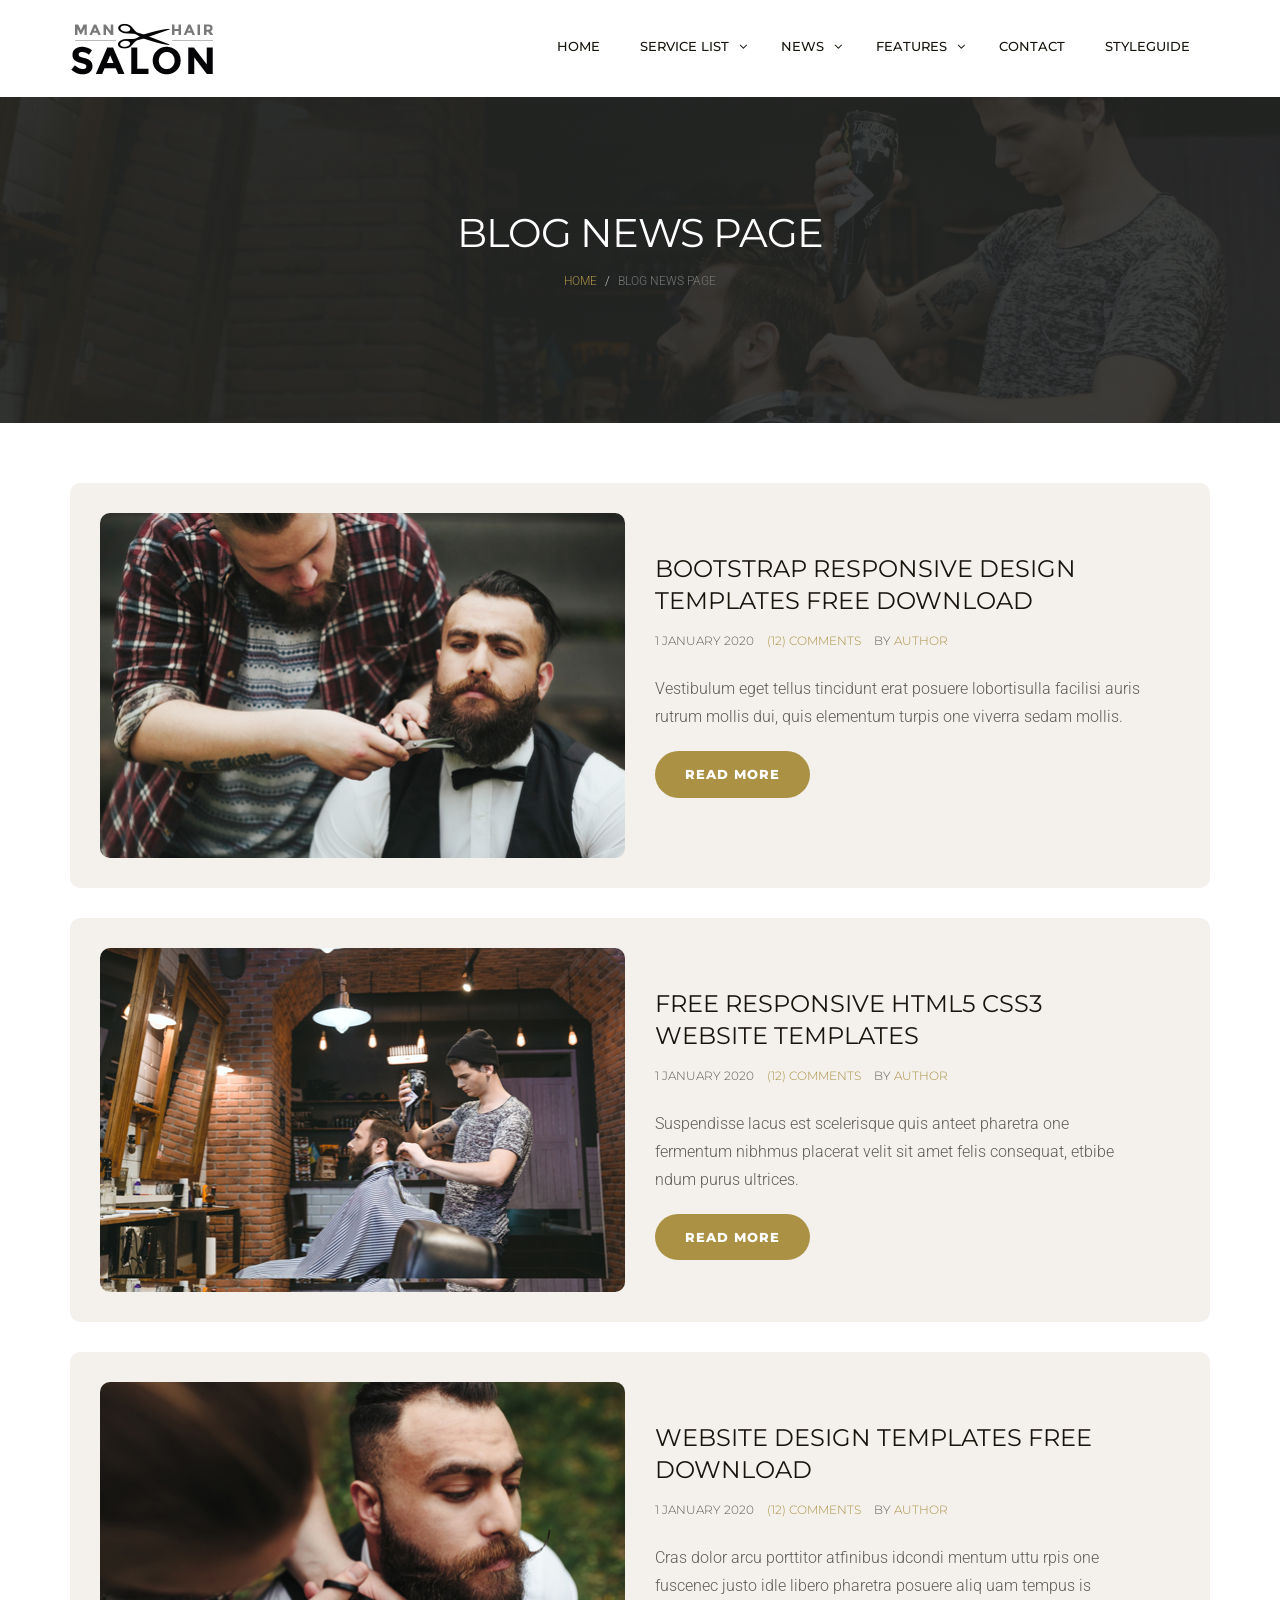
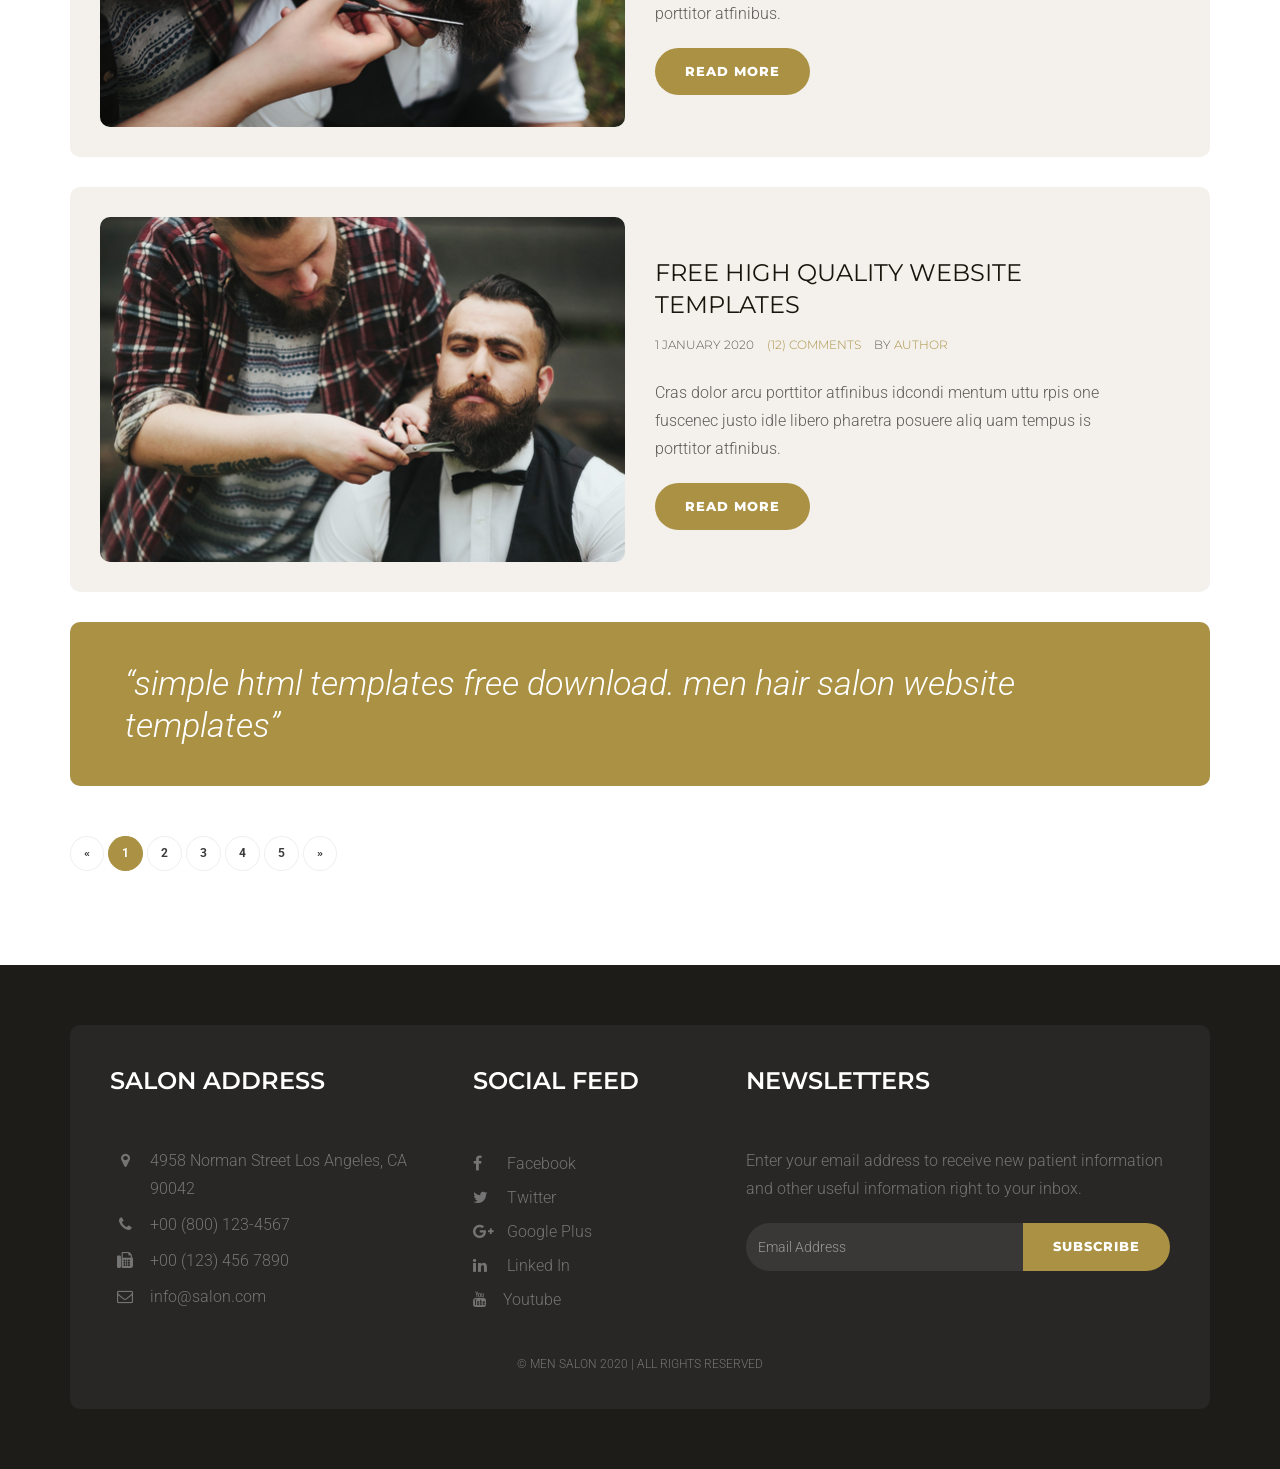
<file: blog-default.html>
<!DOCTYPE html>
<html lang="en">

<head>
    <meta charset="utf-8">
    <meta http-equiv="X-UA-Compatible" content="IE=edge">
    <meta name="viewport" content="width=device-width, initial-scale=1">
    <!-- The above 3 meta tags *must* come first in the head; any other head content must come *after* these tags -->
    <meta name="description" content="Hair salon templates for mens hair cut service provider.">
    <meta name="keywords" content="hair salon website templates free download, html5 template, free responsive website templates, website layout,html5 website templates, template for website design, beauty HTML5 templates, cosmetics website templates free download">
    <title>Men Salon | Hair Salon Website Templates Free Download</title>
    <!-- Bootstrap -->
    <link href="css/bootstrap.min.css" rel="stylesheet">
    <!-- Google Fonts -->
    <link href="https://fonts.googleapis.com/css?family=Roboto:300,300i,400,400i,500,500i,700,700i%7cMontserrat:300,300i,400,400i,500,500i,600,600i,700,700i" rel="stylesheet">
    <!-- Font Awesome -->
    <link href="css/font-awesome.min.css" rel="stylesheet">
    <!-- Style -->
    <link href="css/style.css" rel="stylesheet">
    <!-- HTML5 shim and Respond.js for IE8 support of HTML5 elements and media queries -->
    <!-- WARNING: Respond.js doesn't work if you view the page via file:// -->
    <!--[if lt IE 9]>
      <script src="https://oss.maxcdn.com/html5shiv/3.7.3/html5shiv.min.js"></script>
      <script src="https://oss.maxcdn.com/respond/1.4.2/respond.min.js"></script>
    <![endif]-->
</head>

<body>
    <div class="header">
        <div class="container">
            <div class="row">
                <div class="col-lg-4 col-md-4 col-sm-12 col-xs-12">
                    <a href="index.html"><img src="images/logo.png" alt=""></a>
                </div>
                <div class="col-lg-8 col-md-4 col-sm-12 col-xs-12">
                    <div class="navigation">
                        <div id="navigation">
                            <ul>
                                <li class="active"><a href="index.html" title="Home">Home</a></li>
                                <li class="has-sub"><a href="service-list.html" title="Service List">Service List</a>
                                    <ul>
                                        <li><a href="service-list.html" title="Service List">Service List</a></li>
                                        <li><a href="service-detail.html" title="Service Detail">Service Detail</a></li>
                                    </ul>
                                </li>
                                <li class="has-sub"><a href="blog-default.html" title="Blog ">News</a>
                                    <ul>
                                        <li><a href="blog-default.html" title="Blog">Blog Default</a></li>
                                        <li><a href="blog-single.html" title="Blog Single ">Blog Single</a></li>
                                    </ul>
                                </li>
                                <li><a href="#" title="Features">Features</a>
                                    <ul>
                                        <li><a href="testimonial.html" title="Service List">Testimonial</a></li>
                                        <li><a href="styleguide.html" title="Service Detail">Style Guide</a></li>
                                    </ul>
                                </li>
                                <li><a href="contact.html" title="Contact Us">Contact</a> </li>
                                <li><a href="styleguide.html" title="Styleguide">styleguide</a> </li>
                            </ul>
                        </div>
                    </div>
                </div>
            </div>
        </div>
    </div>
    <div class="page-header">
        <div class="container">
            <div class="row">
                <div class="col-lg-12 col-md-12 col-sm-12 col-xs-12">
                    <div class="page-caption">
                        <h2 class="page-title">Blog News Page</h2>
                        <div class="page-breadcrumb">
                            <ol class="breadcrumb">
                                <li><a href="index.html">Home</a></li>
                                <li class="active">Blog News Page</li>
                            </ol>
                        </div>
                    </div>
                </div>
            </div>
        </div>
    </div>
    <div class="content">
        <div class="container">
            <div class="row">
                <div class="col-lg-12 col-md-12 col-sm-12 col-xs-12">
                    <div class="post-block">
                        <div class="row ">
                            <!-- post block -->
                            <div class="col-md-6">
                                <div class="post-img">
                                    <a href="#"><img src="images/post-img.jpg" alt="" class="img-responsive"></a>
                                </div>
                            </div>
                            <div class="col-md-6">
                                <div class="post-content">
                                    <h2><a href="#" class="title" target="_blank">bootstrap responsive design  templates free download</a></h2>
                                    <p class="meta"> <span class="meta-date"> 1 January 2020</span> <span class="meta-comment"><a href="# ">(12) Comments</a></span> <span class="meta-author">By <a href="#">Author</a></span></p>
                                    <p>Vestibulum eget tellus tincidunt erat posuere lobortisulla facilisi auris rutrum mollis dui, quis elementum turpis one viverra sedam mollis.</p>
                                    <a href="#" class="btn btn-default">Read More</a> </div>
                            </div>
                        </div>
                        <!-- /.post block -->
                    </div>
                </div>
                <div class="col-lg-12 col-md-12 col-sm-12 col-xs-12">
                    <div class="post-block">
                        <div class="row ">
                            <!-- post block -->
                            <div class="col-md-6">
                                <div class="post-img">
                                    <a href="#"><img src="images/post-img-1.jpg" alt="" class="img-responsive"></a>
                                </div>
                            </div>
                            <div class="col-md-6">
                                <div class="post-content">
                                    <h2><a href="#" class="title" target="_blank"> Free Responsive HTML5 CSS3 Website Templates</a></h2>
                                    <p class="meta"> <span class="meta-date"> 1 January 2020</span> <span class="meta-comment"><a href="# ">(12) Comments</a></span> <span class="meta-author">By <a href="#">Author</a></span></p>
                                    <p>Suspendisse lacus est scelerisque quis anteet pharetra one fermentum nibhmus placerat velit sit amet felis consequat, etbibe ndum purus ultrices.</p>
                                    <a href="#" class="btn btn-default">Read More</a> </div>
                            </div>
                        </div>
                        <!-- /.post block -->
                    </div>
                </div>
                <div class="col-lg-12 col-md-12 col-sm-12 col-xs-12">
                    <div class="post-block">
                        <div class="row ">
                            <!-- post block -->
                            <div class="col-md-6">
                                <div class="post-img">
                                    <a href="#"><img src="images/post-img-2.jpg" alt="" class="img-responsive"></a>
                                </div>
                            </div>
                            <div class="col-md-6">
                                <div class="post-content">
                                    <h2><a href="#" class="title" target="_blank"> website design templates free download</a></h2>
                                    <p class="meta"> <span class="meta-date"> 1 January 2020</span> <span class="meta-comment"><a href="# ">(12) Comments</a></span> <span class="meta-author">By <a href="#">Author</a></span></p>
                                    <p>Cras dolor arcu porttitor atfinibus idcondi mentum uttu rpis one fuscenec justo idle libero pharetra posuere aliq uam tempus is porttitor atfinibus.</p>
                                    <a href="#" class="btn btn-default">Read More</a> </div>
                            </div>
                        </div>
                        <!-- /.post block -->
                    </div>
                </div>
                <div class="col-lg-12 col-md-12 col-sm-12 col-xs-12">
                    <div class="post-block">
                        <div class="row ">
                            <!-- post block -->
                            <div class="col-md-6">
                                <div class="post-img">
                                    <a href="#"><img src="images/post-img.jpg" alt="" class="img-responsive"></a>
                                </div>
                            </div>
                            <div class="col-md-6">
                                <div class="post-content">
                                    <h2><a href="#" class="title" target="_blank"> Free High Quality Website Templates</a></h2>
                                    <p class="meta"> <span class="meta-date"> 1 January 2020</span> <span class="meta-comment"><a href="# ">(12) Comments</a></span> <span class="meta-author">By <a href="#">Author</a></span></p>
                                    <p>Cras dolor arcu porttitor atfinibus idcondi mentum uttu rpis one fuscenec justo idle libero pharetra posuere aliq uam tempus is porttitor atfinibus.</p>
                                    <a href="#" class="btn btn-default">Read More</a> </div>
                            </div>
                        </div>
                        <!-- /.post block -->
                    </div>
                </div>
                <div class="col-lg-12 col-md-12 col-sm-12 col-xs-12">
                    <div class="post-block post-quote">
                        <div class="row ">
                            <!-- post block -->
                            <div class="col-md-12">
                                <div class="quote-content">
                                    <blockquote>“simple html templates free download. men hair salon website templates”</blockquote>
                                </div>
                            </div>
                            <!-- /.post block -->
                        </div>
                    </div>
                </div>
                <div class="col-lg-12 col-md-12 col-sm-12 col-xs-12">
                    <div class="st-pagination">
                        <ul class="pagination">
                            <li>
                                <a href="#" aria-label="Previous">
                                    <span aria-hidden="true">&laquo;</span>
                                </a>
                            </li>
                            <li class="active"><a href="#">1</a></li>
                            <li><a href="#">2</a></li>
                            <li><a href="#">3</a></li>
                            <li><a href="#">4</a></li>
                            <li><a href="#">5</a></li>
                            <li>
                                <a href="#" aria-label="Next">
                                    <span aria-hidden="true">&raquo;</span>
                                </a>
                            </li>
                        </ul>
                    </div>
                </div>
            </div>
        </div>
    </div>
   <div class="footer">
        <!-- footer-->
        <div class="container">
            <div class="footer-block">
                <!-- footer block -->
                <div class="row">
                    <div class="col-lg-4 col-md-4 col-sm-6 col-xs-12">
                        <div class="footer-widget">
                            <h2 class="widget-title">Salon Address</h2>
                            <ul class="listnone contact">
                                <li><i class="fa fa-map-marker"></i> 4958 Norman Street Los Angeles, CA 90042 </li>
                                <li><i class="fa fa-phone"></i> +00 (800) 123-4567</li>
                                <li><i class="fa fa-fax"></i> +00 (123) 456 7890</li>
                                <li><i class="fa fa-envelope-o"></i> info@salon.com</li>
                            </ul>
                        </div>
                    </div>
                    <div class="col-lg-3 col-md-3 col-sm-6 col-xs-12">
                        <div class="footer-widget footer-social">
                            <!-- social block -->
                            <h2 class="widget-title">Social Feed</h2>
                            <ul class="listnone">
                                <li>
                                    <a href="#"> <i class="fa fa-facebook"></i> Facebook </a>
                                </li>
                                <li><a href="#"><i class="fa fa-twitter"></i> Twitter</a></li>
                                <li><a href="#"><i class="fa fa-google-plus"></i> Google Plus</a></li>
                                <li><a href="#"><i class="fa fa-linkedin"></i> Linked In</a></li>
                                <li>
                                    <a href="#"> <i class="fa fa-youtube"></i>Youtube</a>
                                </li>
                            </ul>
                        </div>
                        <!-- /.social block -->
                    </div>
                    <div class="col-lg-5 col-md-5 col-sm-12 col-xs-12">
                        <div class="footer-widget widget-newsletter">
                            <!-- newsletter block -->
                            <h2 class="widget-title">Newsletters</h2>
                            <p>Enter your email address to receive new patient information and other useful information right to your inbox.</p>
                            <div class="input-group">
                                <input type="text" class="form-control" placeholder="Email Address">
                                <span class="input-group-btn">
                            <button class="btn btn-default" type="button">Subscribe</button>
                            </span>
                            </div>
                            <!-- /input-group -->
                        </div>
                        <!-- newsletter block -->
                    </div>
                </div>
                <div class="tiny-footer">
                    <!-- tiny footer block -->
                    <div class="row">
                        <div class="col-lg-12 col-md-12 col-sm-12 col-xs-12">
                            <div class="copyright-content">
                                <p>© Men Salon 2020 | all rights reserved</p>
                            </div>
                        </div>
                    </div>
                </div>
                <!-- /.tiny footer block -->
            </div>
            <!-- /.footer block -->
        </div>
    </div>
    <!-- /.footer-->
    <!-- jQuery (necessary for Bootstrap's JavaScript plugins) -->
    <script src="js/jquery.min.js"></script>
    <!-- Include all compiled plugins (below), or include individual files as needed -->
    <script src="js/bootstrap.min.js"></script>
    <script src="js/menumaker.js"></script>
    <script src="js/jquery.sticky.js"></script>
    <script src="js/sticky-header.js"></script>
</body>

</html>
</file>
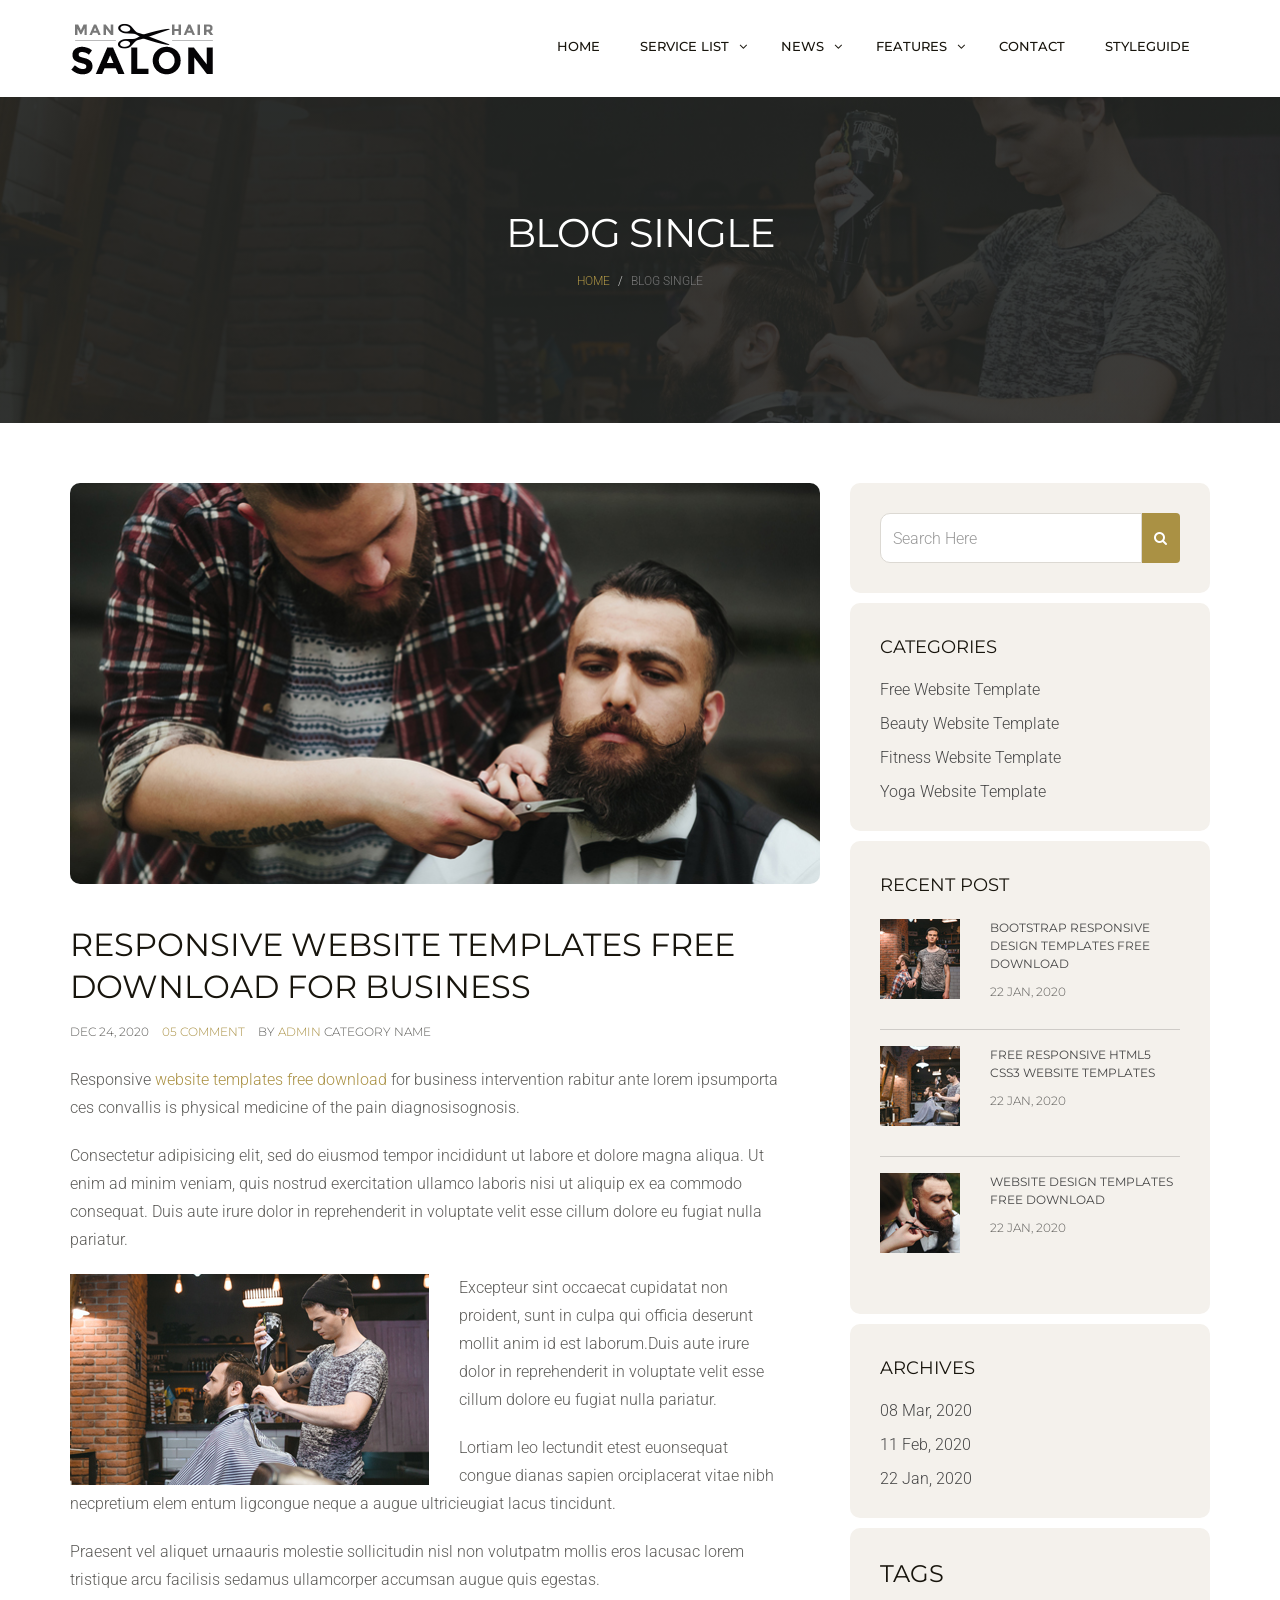
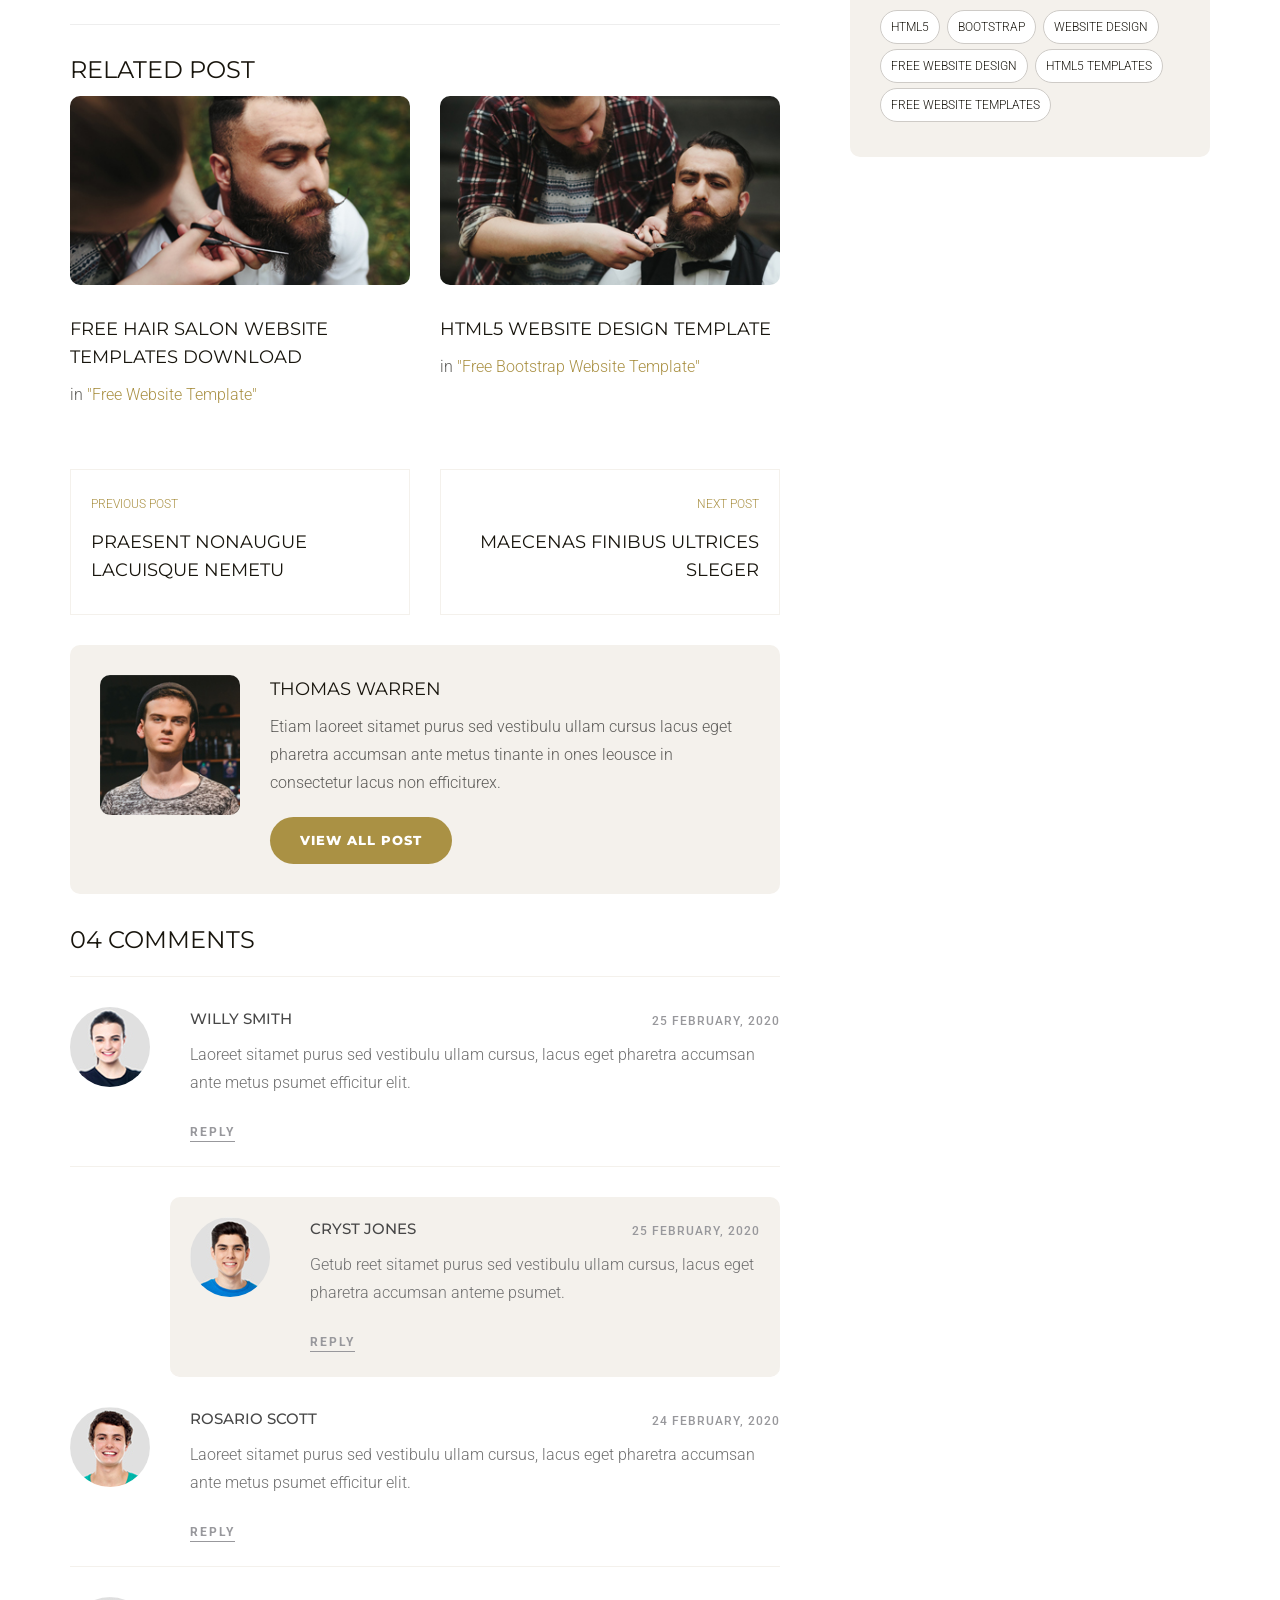
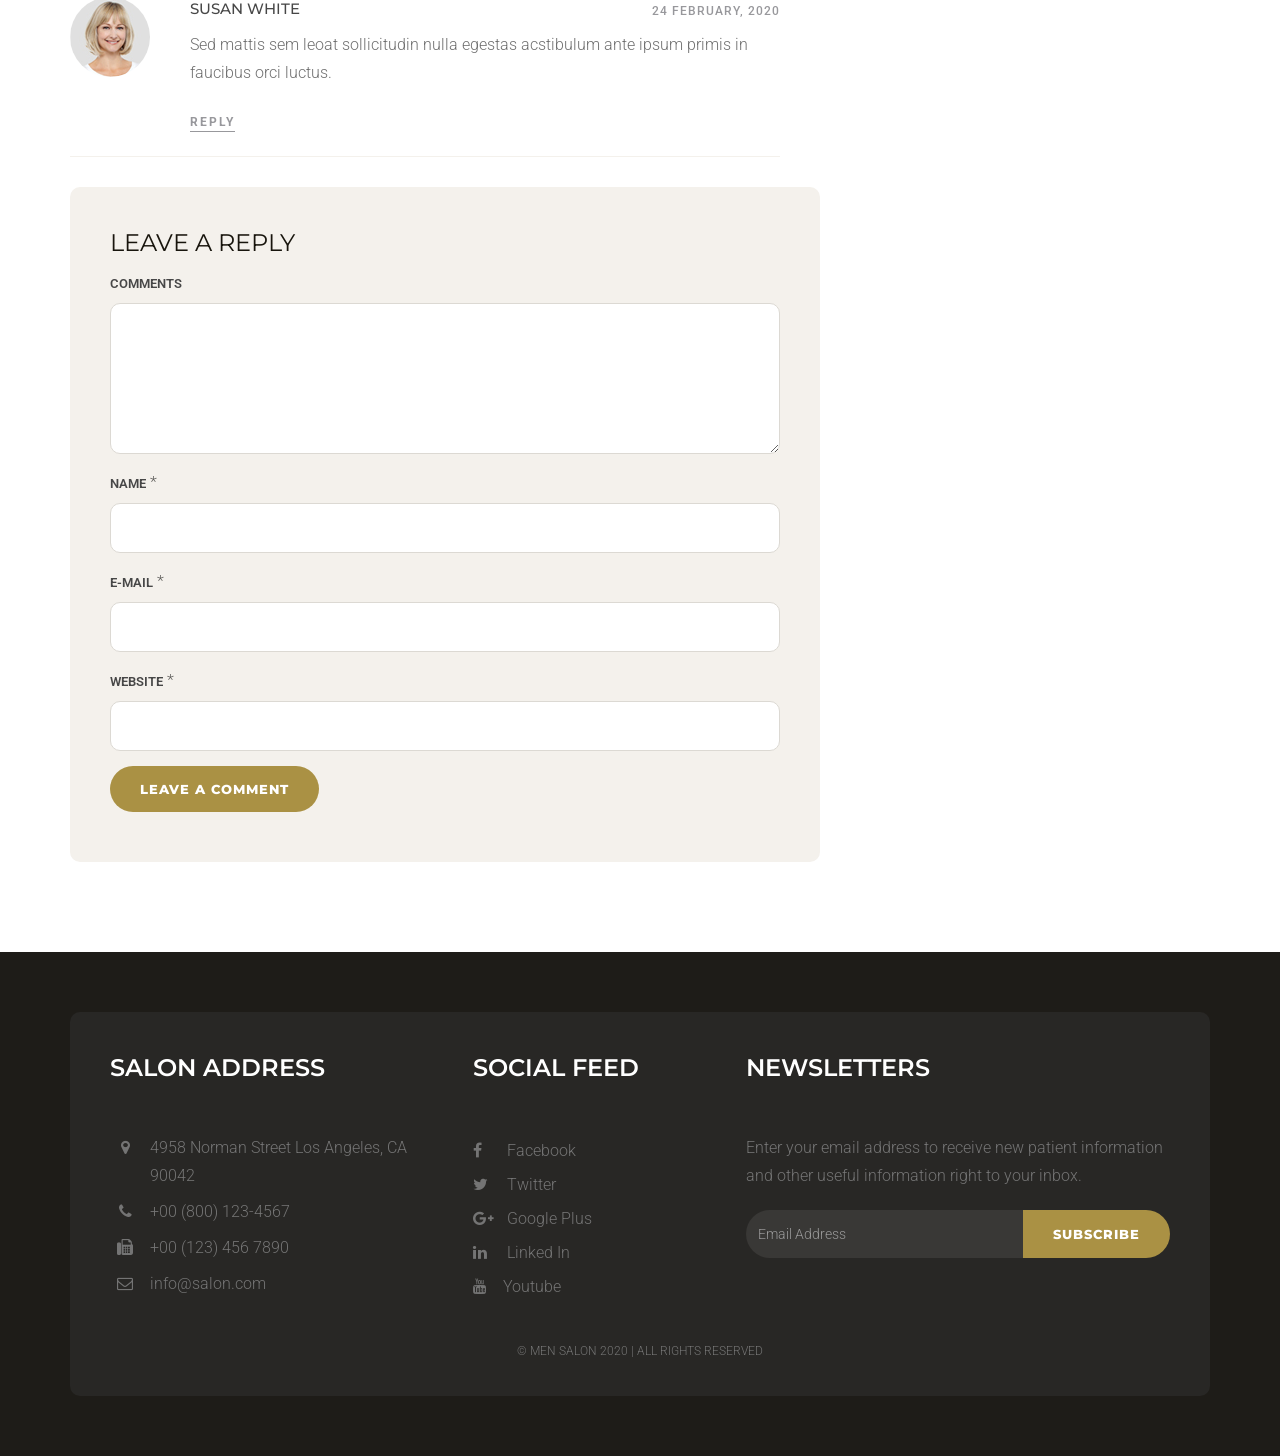
<file: blog-single.html>
<!DOCTYPE html>
<html lang="en">

<head>
    <meta charset="utf-8">
    <meta http-equiv="X-UA-Compatible" content="IE=edge">
    <meta name="viewport" content="width=device-width, initial-scale=1">
    <!-- The above 3 meta tags *must* come first in the head; any other head content must come *after* these tags -->
    <meta name="description" content="Hair salon templates for mens hair cut service provider.">
    <meta name="keywords" content="hair salon website templates free download, html5 template, free responsive website templates, website layout,html5 website templates, template for website design, beauty HTML5 templates, cosmetics website templates free download">
    <title>Men Salon | Hair Salon Website Templates Free Download</title>
    <!-- Bootstrap -->
    <link href="css/bootstrap.min.css" rel="stylesheet">
    <!-- Google Fonts -->
    <link href="https://fonts.googleapis.com/css?family=Roboto:300,300i,400,400i,500,500i,700,700i%7cMontserrat:300,300i,400,400i,500,500i,600,600i,700,700i" rel="stylesheet">
    <!-- Font Awesome -->
    <link href="css/font-awesome.min.css" rel="stylesheet">
    <!-- Style -->
    <link href="css/style.css" rel="stylesheet">
    <!-- HTML5 shim and Respond.js for IE8 support of HTML5 elements and media queries -->
    <!-- WARNING: Respond.js doesn't work if you view the page via file:// -->
    <!--[if lt IE 9]>
      <script src="https://oss.maxcdn.com/html5shiv/3.7.3/html5shiv.min.js"></script>
      <script src="https://oss.maxcdn.com/respond/1.4.2/respond.min.js"></script>
    <![endif]-->
</head>

<body>
    <div class="header">
        <div class="container">
            <div class="row">
                <div class="col-lg-4 col-md-4 col-sm-12 col-xs-12">
                    <a href="index.html"><img src="images/logo.png" alt=""></a>
                </div>
                <div class="col-lg-8 col-md-4 col-sm-12 col-xs-12">
                    <div class="navigation">
                        <div id="navigation">
                            <ul>
                                <li class="active"><a href="index.html" title="Home">Home</a></li>
                                <li class="has-sub"><a href="service-list.html" title="Service List">Service List</a>
                                    <ul>
                                        <li><a href="service-list.html" title="Service List">Service List</a></li>
                                        <li><a href="service-detail.html" title="Service Detail">Service Detail</a></li>
                                    </ul>
                                </li>
                                <li class="has-sub"><a href="blog-default.html" title="Blog ">News</a>
                                    <ul>
                                        <li><a href="blog-default.html" title="Blog">Blog Default</a></li>
                                        <li><a href="blog-single.html" title="Blog Single ">Blog Single</a></li>
                                    </ul>
                                </li>
                                <li><a href="#" title="Features">Features</a>
                                    <ul>
                                        <li><a href="testimonial.html" title="Service List">Testimonial</a></li>
                                        <li><a href="styleguide.html" title="Service Detail">Style Guide</a></li>
                                    </ul>
                                </li>
                                <li><a href="contact.html" title="Contact Us">Contact</a> </li>
                                <li><a href="styleguide.html" title="Styleguide">styleguide</a> </li>
                            </ul>
                        </div>
                    </div>
                </div>
            </div>
        </div>
    </div>
    <div class="page-header">
        <div class="container">
            <div class="row">
                <div class="col-lg-12 col-md-12 col-sm-12 col-xs-12">
                    <div class="page-caption">
                        <h2 class="page-title">Blog Single</h2>
                        <div class="page-breadcrumb">
                            <ol class="breadcrumb">
                                <li><a href="index.html">Home</a></li>
                                <li class="active">Blog Single</li>
                            </ol>
                        </div>
                    </div>
                </div>
            </div>
        </div>
    </div>
    <div class="content">
        <div class="container">
            <div class="row">
                <div class="col-lg-8 col-md-8 col-sm-12 col-xs-12">
                    <div class="row">
                        <div class="col-lg-12 col-md-12 col-sm-12 col-xs-12">
                            <div class="post-holder">
                                <!-- post holder -->
                                <div class="post-img"><img src="images/post-img-large-1.jpg" alt="Free Therapy Website Template" class="img-responsive">
                                </div>
                                <div class="post-content">
                                    <!-- post content -->
                                    <div class="post-header">
                                        <h1>responsive website templates free download for business</h1>
                                        <div class="meta">
                                            <!-- post meta -->
                                            <span class="meta-date">Dec 24, 2020 </span>
                                            <span class="meta-comment"> <a href="#" class="meta-link">05 Comment </a></span>
                                            <span class="meta-user">by <a href="#"> Admin </a></span>
                                            <span class="meta-cat"> Category name </span>
                                        </div>
                                    </div>
                                    <p>Responsive <a href="#downloads/category/free-website-template/">website templates free download</a> for business intervention rabitur ante lorem ipsumporta ces convallis is physical medicine of the pain diagnosisognosis.</p>
                                    <p> Consectetur adipisicing elit, sed do eiusmod tempor incididunt ut labore et dolore magna aliqua. Ut enim ad minim veniam, quis nostrud exercitation ullamco laboris nisi ut aliquip ex ea commodo consequat. Duis aute irure dolor in reprehenderit in voluptate velit esse cillum dolore eu fugiat nulla pariatur. </p>
                                    <img src="images/left-image.jpg" class="alignleft img-responsive" alt="">
                                    <p>Excepteur sint occaecat cupidatat non proident, sunt in culpa qui officia deserunt mollit anim id est laborum.Duis aute irure dolor in reprehenderit in voluptate velit esse cillum dolore eu fugiat nulla pariatur.</p>
                                    <p>Lortiam leo lectundit etest euonsequat congue dianas sapien orciplacerat vitae nibh necpretium elem entum ligcongue neque a augue ultricieugiat lacus tincidunt. </p>
                                    <p>Praesent vel aliquet urnaauris molestie sollicitudin nisl non volutpatm mollis eros lacusac lorem tristique arcu facilisis sedamus ullamcorper accumsan augue quis egestas.</p>
                                    <div class="related-post-block">
                                        <!-- related post block -->
                                        <div class="row">
                                            <div class="col-lg-12 col-sm-12 col-md-12 col-sm-12">
                                                <h2 class="related-post-title">Related Post</h2>
                                            </div>
                                        </div>
                                        <div class="row">
                                            <div class="col-lg-6 col-sm-6 col-md-6 col-xs-12">
                                                <div class="related-post">
                                                    <!-- related post -->
                                                    <div class="related-post-img">
                                                        <a href="#"><img src="images/related-post.jpg" alt="" class="img-responsive"></a>
                                                    </div>
                                                    <div class="related-post-content">
                                                        <h3 class="related-title"><a href="#" class="title">Free Hair Salon Website Templates Download</a></h3>
                                                        <div class="post-meta"><span class="meta-cat">in <a href="#" class="">"Free Website Template"</a> </span></div>
                                                    </div>
                                                </div>
                                                <!-- /.related post -->
                                            </div>
                                            <div class="col-lg-6 col-sm-6 col-md-6 col-xs-12">
                                                <div class="related-post">
                                                    <!-- related post -->
                                                    <div class="related-post-img">
                                                        <a href="#"><img src="images/related-post-1.jpg" alt="" class="img-responsive"></a>
                                                    </div>
                                                    <div class="related-post-content">
                                                        <h3 class="related-title"><a href="#" class="title">HTML5 Website Design Template</a></h3>
                                                        <div class="post-meta"><span class="meta-cat">in <a href="#" class="">"Free Bootstrap Website Template"</a> </span></div>
                                                    </div>
                                                </div>
                                                <!-- /.related post -->
                                            </div>
                                        </div>
                                    </div>
                                    <!-- /.related post block -->
                                    <div class="post-navigation">
                                        <!-- post navigation -->
                                        <div class="row">
                                            <div class="nav-links">
                                                <div class="col-md-6 col-sm-6">
                                                    <div class="nav-previous">
                                                        <!-- nav previous -->
                                                        <a href="#" class="prev-link">previous post</a>
                                                        <div class="prev-post">
                                                            <h3><a href="#" class="title">Praesent Nonaugue Lacuisque Nemetu</a></h3>
                                                        </div>
                                                    </div>
                                                    <!-- /. nav previous -->
                                                </div>
                                                <div class="col-md-6 col-sm-6">
                                                    <div class="nav-next text-right">
                                                        <!-- nav next -->
                                                        <a href="#" class="next-link">next post</a>
                                                        <div class="next-post">
                                                            <h3><a href="#" class="title">Maecenas Finibus Ultrices Sleger</a></h3>
                                                        </div>
                                                    </div>
                                                    <!-- /.nav previous -->
                                                </div>
                                            </div>
                                        </div>
                                    </div>
                                    <!-- /. post navigation -->
                                    <div class="author-post">
                                        <!-- Post author -->
                                        <div class="row">
                                            <div class="col-lg-3 col-md-3 col-sm-3 col-xs-12">
                                                <div class="author-img">
                                                    <a href="#"><img src="images/author.jpg" class="img-responsive" alt=""></a>
                                                </div>
                                            </div>
                                            <div class="col-lg-9 col-md-9 col-sm-9 col-xs-12">
                                                <div class="author-bio">
                                                    <div class="author-header">
                                                        <h3><a href="#" class="title">Thomas Warren</a></h3>
                                                    </div>
                                                    <div class="author-content">
                                                        <p>Etiam laoreet sitamet purus sed vestibulu ullam cursus lacus eget pharetra accumsan ante metus tinante in ones leousce in consectetur lacus non efficiturex.</p>
                                                        <a href="#" class="btn btn-default">View All Post</a> </div>
                                                </div>
                                            </div>
                                        </div>
                                    </div>
                                    <!-- /.post author -->
                                    <div class="comments-area">
                                        <h2 class="comments-title">04 Comments</h2>
                                        <ul class="comment-list">
                                            <li class="comment">
                                                <div class="comment-body">
                                                    <div class="comment-author"><img src="images/user-pic-1.jpg" alt="" class="img-circle"> </div>
                                                    <div class="comment-info">
                                                        <div class="comment-header">
                                                            <div class="comment-meta"><span class="comment-meta-date pull-right">25 February, 2020 </span></div>
                                                            <h4 class="user-title">Willy Smith</h4>
                                                        </div>
                                                        <div class="comment-content">
                                                            <p>Laoreet sitamet purus sed vestibulu ullam cursus, lacus eget pharetra accumsan ante metus psumet efficitur elit.</p>
                                                        </div>
                                                        <div class="reply"><a href="#" class="btn-link">Reply</a></div>
                                                    </div>
                                                </div>
                                                <ul class="childern">
                                                    <li class="comment">
                                                        <div class="comment-body">
                                                            <div class="">
                                                                <div class="comment-author"><img src="images/user-pic-2.jpg" alt="" class="img-circle"> </div>
                                                                <div class="comment-info">
                                                                    <div class="comment-header">
                                                                        <div class="comment-meta"><span class="comment-meta-date pull-right">25 February, 2020 </span></div>
                                                                        <h4 class="user-title">Cryst Jones</h4>
                                                                    </div>
                                                                    <div class="comment-content">
                                                                        <p>Getub reet sitamet purus sed vestibulu ullam cursus, lacus eget pharetra accumsan anteme psumet.</p>
                                                                    </div>
                                                                    <div class="reply"><a href="#" class="btn-link">Reply</a></div>
                                                                </div>
                                                            </div>
                                                        </div>
                                                    </li>
                                                </ul>
                                            </li>
                                        </ul>
                                        <ul class="comment-list">
                                            <li class="comment">
                                                <div class="comment-body">
                                                    <div class="">
                                                        <div class="comment-author"><img src="images/user-pic-3.jpg" alt="" class="img-circle"> </div>
                                                        <div class="comment-info">
                                                            <div class="comment-header">
                                                                <div class="comment-meta"><span class="comment-meta-date pull-right">24 February, 2020 </span></div>
                                                                <h4 class="user-title">Rosario Scott</h4>
                                                            </div>
                                                            <div class="comment-content">
                                                                <p>Laoreet sitamet purus sed vestibulu ullam cursus, lacus eget pharetra accumsan ante metus psumet efficitur elit.</p>
                                                            </div>
                                                            <div class="reply"><a href="#" class="btn-link">Reply</a></div>
                                                        </div>
                                                    </div>
                                                </div>
                                            </li>
                                        </ul>
                                        <ul class="comment-list">
                                            <li class="comment">
                                                <div class="comment-body">
                                                    <div class="">
                                                        <div class="comment-author"><img src="images/user-pic-4.jpg" alt="" class="img-circle"> </div>
                                                        <div class="comment-info">
                                                            <div class="comment-header">
                                                                <div class="comment-meta"><span class="comment-meta-date pull-right">24 February, 2020 </span></div>
                                                                <h4 class="user-title mb10">Susan White</h4>
                                                            </div>
                                                            <div class="comment-content">
                                                                <p>Sed mattis sem leoat sollicitudin nulla egestas acstibulum ante ipsum primis in faucibus orci luctus.</p>
                                                            </div>
                                                            <div class="reply"><a href="#" class="btn-link">Reply</a></div>
                                                        </div>
                                                    </div>
                                                </div>
                                            </li>
                                        </ul>
                                    </div>
                                </div>
                                <div class="leave-comments">
                                    <h2 class="reply-title">Leave a Reply</h2>
                                    <form class="reply-form">
                                        <div class="row">
                                            <!-- Textarea -->
                                            <div class="form-group">
                                                <div class="col-md-12">
                                                    <label class="control-label" for="textarea">Comments</label>
                                                    <textarea class="form-control" id="textarea" name="textarea" rows="6"></textarea>
                                                </div>
                                            </div>
                                            <div class="col-md-12">
                                                <!-- Text input-->
                                                <div class="form-group">
                                                    <label class="control-label" for="name">Name</label>
                                                    <span class="required">*</span>
                                                    <input id="name" name="name" type="text" class="form-control" required="">
                                                </div>
                                            </div>
                                            <!-- Text input-->
                                            <div class="col-md-12">
                                                <div class="form-group">
                                                    <label class="control-label" for="email">E-mail</label>
                                                    <span class="required">*</span>
                                                    <input id="email" name="email" type="email" class="form-control" required="">
                                                </div>
                                            </div>
                                            <!-- Text input-->
                                            <div class="col-md-12">
                                                <div class="form-group">
                                                    <label class="control-label" for="Website">Website</label>
                                                    <span class="required">*</span>
                                                    <input id="Website" name="Website" type="text" class="form-control" required="">
                                                </div>
                                            </div>
                                            <div class="col-md-12">
                                                <!-- Button -->
                                                <div class="form-group">
                                                    <button id="singlebutton" name="singlebutton" class="btn btn-default">Leave A Comment</button>
                                                </div>
                                            </div>
                                        </div>
                                    </form>
                                </div>
                            </div>
                        </div>
                    </div>
                </div>
                <div class="col-lg-4 col-md-4 col-sm-12 col-xs-12">
                    <div class="widget widget-search">
                        <!-- widget search -->
                        <form>
                            <div class="input-group">
                                <input type="text" class="form-control" placeholder="Search Here" aria-describedby="basic-addon2">
                                <span class="input-group-addon" id="basic-addon2">
                                <i class="fa fa-search"></i></span>
                            </div>
                            <!-- /input-group -->
                        </form>
                    </div>
                    <!-- /.widget search -->
                    <div class="widget widget-categories">
                        <!-- widget categories -->
                        <!-- widget start -->
                        <h3 class="widget-title"> Categories </h3>
                        <ul class="listnone">
                            <li><a href="#downloads/category/free-website-template/">Free Website Template</a></li>
                            <li><a href="#downloads/beauty-salon-websites-templates-free-download/">Beauty Website Template</a></li>
                            <li><a href="#downloads/fitness-gym-website-template-free-download/">Fitness Website Template</a></li>
                            <li><a href="#downloads/yoga-studio-yoga-website-template-free/">Yoga Website Template</a></li>
                        </ul>
                    </div>
                    <!-- /.widget categories -->
                    <!-- widget start -->
                    <div class="widget widget-recent-post">
                        <!-- widget recent post -->
                        <h3 class="widget-title"> Recent Post </h3>
                        <ul class="listnone widget-recent-post">
                            <li>
                                <div class="row">
                                    <div class="col-lg-4 col-md-4 col-sm-4 col-xs-12">
                                        <div class="recent-post-img">
                                            <a href="#"><img src="images/recent-post-img.jpg" alt=""></a>
                                        </div>
                                    </div>
                                    <div class="col-lg-8 col-md-8 col-sm-8 col-xs-12">
                                        <div class="recent-post-content">
                                            <h4 class="recent-title"><a href="#" class="title">bootstrap responsive design templates free download</a></h4>
                                            <div class="meta"><span class="meta-date">22 Jan, 2020</span>
                                            </div>
                                        </div>
                                    </div>
                                </div>
                            </li>
                            <li>
                                <div class="row">
                                     <div class="col-lg-4 col-md-4 col-sm-4 col-xs-12">
                                        <div class="recent-post-img">
                                            <a href="#"><img src="images/recent-post-img-1.jpg" alt=""></a>
                                        </div>
                                    </div>
                                     <div class="col-lg-8 col-md-8 col-sm-8 col-xs-12">
                                        <div class="recent-post-content">
                                            <h4 class="recent-title"><a href="#" class="title">Free Responsive HTML5 CSS3 Website Templates</a></h4>
                                            <div class="meta"><span class="meta-date">22 Jan, 2020</span>
                                            </div>
                                        </div>
                                    </div>
                                </div>
                            </li>
                            <li>
                                <div class="row">
                                    <div class="col-lg-4 col-md-4 col-sm-4 col-xs-12">
                                        <div class="recent-post-img">
                                            <a href="#"><img src="images/recent-post-img-2.jpg" alt=""></a>
                                        </div>
                                    </div>
                                     <div class="col-lg-8 col-md-8 col-sm-8 col-xs-12">
                                        <div class="recent-post-content">
                                            <h4 class="recent-title"><a href="#" class="title">website design templates free download</a></h4>
                                            <div class="meta"><span class="meta-date">22 Jan, 2020</span>
                                            </div>
                                        </div>
                                    </div>
                                </div>
                            </li>
                        </ul>
                    </div>
                    <!-- /.widget recent post -->
                    <div class="widget widget-archives">
                        <!-- widget archives -->
                        <h3 class="widget-title"> Archives </h3>
                        <ul class="listnone">
                            <li><a href="#">08 Mar, 2020</a></li>
                            <li><a href="#">11 Feb, 2020</a></li>
                            <li><a href="#">22 Jan, 2020</a></li>
                        </ul>
                    </div>
                    <!-- /.widget archives -->
                    <div class="widget widget-tags">
                        <!-- widget tags -->
                        <h2 class="widget-title"> Tags </h2>
                        <a href="#">HTML5</a>
                        <a href="#">Bootstrap</a>
                        <a href="#">Website Design</a>
                        <a href="#">Free Website Design</a>
                        <a href="#">HTML5 Templates</a>
                        <a href="#">Free Website Templates</a>
                    </div>
                    <!-- /.widget tags -->
                </div>
            </div>
        </div>
    </div>
    <div class="footer">
        <!-- footer-->
        <div class="container">
            <div class="footer-block">
                <!-- footer block -->
                <div class="row">
                    <div class="col-lg-4 col-md-4 col-sm-6 col-xs-12">
                        <div class="footer-widget">
                            <h2 class="widget-title">Salon Address</h2>
                            <ul class="listnone contact">
                                <li><i class="fa fa-map-marker"></i> 4958 Norman Street Los Angeles, CA 90042 </li>
                                <li><i class="fa fa-phone"></i> +00 (800) 123-4567</li>
                                <li><i class="fa fa-fax"></i> +00 (123) 456 7890</li>
                                <li><i class="fa fa-envelope-o"></i> info@salon.com</li>
                            </ul>
                        </div>
                    </div>
                    <div class="col-lg-3 col-md-3 col-sm-6 col-xs-12">
                        <div class="footer-widget footer-social">
                            <!-- social block -->
                            <h2 class="widget-title">Social Feed</h2>
                            <ul class="listnone">
                                <li>
                                    <a href="#"> <i class="fa fa-facebook"></i> Facebook </a>
                                </li>
                                <li><a href="#"><i class="fa fa-twitter"></i> Twitter</a></li>
                                <li><a href="#"><i class="fa fa-google-plus"></i> Google Plus</a></li>
                                <li><a href="#"><i class="fa fa-linkedin"></i> Linked In</a></li>
                                <li>
                                    <a href="#"> <i class="fa fa-youtube"></i>Youtube</a>
                                </li>
                            </ul>
                        </div>
                        <!-- /.social block -->
                    </div>
                    <div class="col-lg-5 col-md-5 col-sm-12 col-xs-12">
                        <div class="footer-widget widget-newsletter">
                            <!-- newsletter block -->
                            <h2 class="widget-title">Newsletters</h2>
                            <p>Enter your email address to receive new patient information and other useful information right to your inbox.</p>
                            <div class="input-group">
                                <input type="text" class="form-control" placeholder="Email Address">
                                <span class="input-group-btn">
                            <button class="btn btn-default" type="button">Subscribe</button>
                            </span>
                            </div>
                            <!-- /input-group -->
                        </div>
                        <!-- newsletter block -->
                    </div>
                </div>
                <div class="tiny-footer">
                    <!-- tiny footer block -->
                    <div class="row">
                        <div class="col-lg-12 col-md-12 col-sm-12 col-xs-12">
                            <div class="copyright-content">
                                <p>© Men Salon 2020 | all rights reserved</p>
                            </div>
                        </div>
                    </div>
                </div>
                <!-- /.tiny footer block -->
            </div>
            <!-- /.footer block -->
        </div>
    </div>
    <!-- /.footer-->
    <!-- jQuery (necessary for Bootstrap's JavaScript plugins) -->
    <script src="js/jquery.min.js"></script>
    <!-- Include all compiled plugins (below), or include individual files as needed -->
    <script src="js/bootstrap.min.js"></script>
    <script src="js/menumaker.js"></script>
    <script src="js/jquery.sticky.js"></script>
    <script src="js/sticky-header.js"></script>
</body>

</html>
</file>
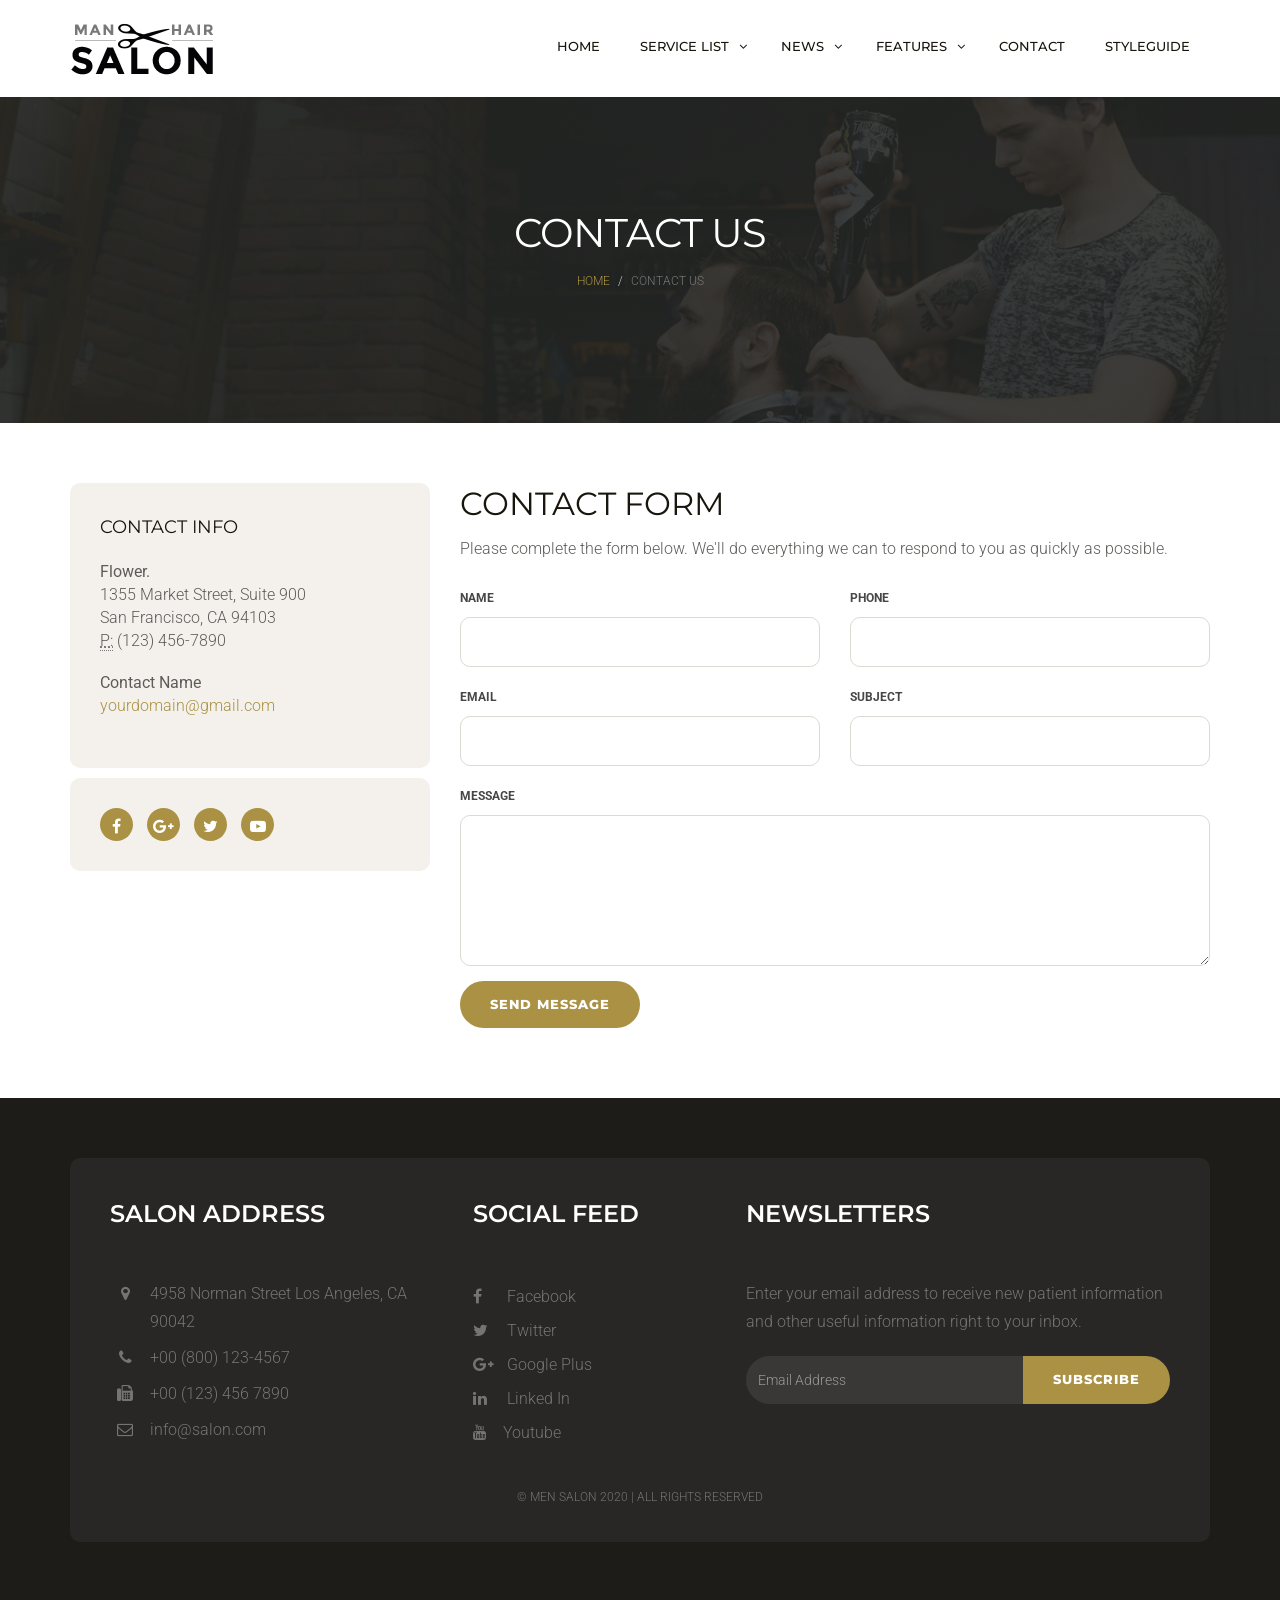
<file: contact.html>
<!DOCTYPE html>
<html lang="en">

<head>
    <meta charset="utf-8">
    <meta http-equiv="X-UA-Compatible" content="IE=edge">
    <meta name="viewport" content="width=device-width, initial-scale=1">
    <!-- The above 3 meta tags *must* come first in the head; any other head content must come *after* these tags -->
    <meta name="description" content="Hair salon templates for mens hair cut service provider.">
    <meta name="keywords" content="hair salon website templates free download, html5 template, free responsive website templates, website layout,html5 website templates, template for website design, beauty HTML5 templates, cosmetics website templates free download">
    <title>Men Salon | Hair Salon Website Templates Free Download</title>
    <!-- Bootstrap -->
    <link href="css/bootstrap.min.css" rel="stylesheet">
    <!-- Google Fonts -->
    <link href="https://fonts.googleapis.com/css?family=Roboto:300,300i,400,400i,500,500i,700,700i%7cMontserrat:300,300i,400,400i,500,500i,600,600i,700,700i" rel="stylesheet">
    <!-- Font Awesome -->
    <link href="css/font-awesome.min.css" rel="stylesheet">
    <!-- Style -->
    <link href="css/style.css" rel="stylesheet">
    <!-- HTML5 shim and Respond.js for IE8 support of HTML5 elements and media queries -->
    <!-- WARNING: Respond.js doesn't work if you view the page via file:// -->
    <!--[if lt IE 9]>
      <script src="https://oss.maxcdn.com/html5shiv/3.7.3/html5shiv.min.js"></script>
      <script src="https://oss.maxcdn.com/respond/1.4.2/respond.min.js"></script>
    <![endif]-->
</head>

<body>
    <div class="header">
        <div class="container">
            <div class="row">
                <div class="col-lg-4 col-md-4 col-sm-12 col-xs-12">
                    <a href="index.html"><img src="images/logo.png" alt=""></a>
                </div>
                <div class="col-lg-8 col-md-4 col-sm-12 col-xs-12">
                    <div class="navigation">
                        <div id="navigation">
                            <ul>
                                <li class="active"><a href="index.html" title="Home">Home</a></li>
                                <li class="has-sub"><a href="service-list.html" title="Service List">Service List</a>
                                    <ul>
                                        <li><a href="service-list.html" title="Service List">Service List</a></li>
                                        <li><a href="service-detail.html" title="Service Detail">Service Detail</a></li>
                                    </ul>
                                </li>
                                <li class="has-sub"><a href="blog-default.html" title="Blog ">News</a>
                                    <ul>
                                        <li><a href="blog-default.html" title="Blog">Blog Default</a></li>
                                        <li><a href="blog-single.html" title="Blog Single ">Blog Single</a></li>
                                    </ul>
                                </li>
                                <li><a href="#" title="Features">Features</a>
                                    <ul>
                                        <li><a href="testimonial.html" title="Service List">Testimonial</a></li>
                                        <li><a href="styleguide.html" title="Service Detail">Style Guide</a></li>
                                    </ul>
                                </li>
                                <li><a href="contact.html" title="Contact Us">Contact</a> </li>
                                <li><a href="styleguide.html" title="Styleguide">styleguide</a> </li>
                            </ul>
                        </div>
                    </div>
                </div>
            </div>
        </div>
    </div>
    <div class="page-header">
        <div class="container">
            <div class="row">
                <div class="col-lg-12 col-md-12 col-sm-12 col-xs-12">
                    <div class="page-caption">
                        <h2 class="page-title">Contact us</h2>
                        <div class="page-breadcrumb">
                            <ol class="breadcrumb">
                                <li><a href="index.html">Home</a></li>
                                <li class="active">Contact us</li>
                            </ol>
                        </div>
                    </div>
                </div>
            </div>
        </div>
    </div>
    <div class="content">
        <div class="container">
            <div class="row">
                <div class="col-lg-4 col-md-4 col-sm-4 col-xs-12">
                    <div class="widget widget-contact">
                        <!-- widget search -->
                        <h3 class="widget-title">Contact Info</h3>
                        <address>
                            <strong>Flower.</strong>
                            <br> 1355 Market Street, Suite 900
                            <br> San Francisco, CA 94103
                            <br>
                            <abbr title="Phone">P:</abbr> (123) 456-7890
                        </address>
                        <address>
                            <strong>Contact Name</strong>
                            <br>
                            <a href="mailto:#">yourdomain@gmail.com</a>
                        </address>
                    </div>
                    <!-- /.widget search -->
                    <div class="widget widget-social">
                        <div class="social-circle">
                            <a href="#" class="#"><i class="fa fa-facebook"></i></a>
                            <a href="#" class="#"><i class="fa fa-google-plus"></i></a>
                            <a href="#" class="#"><i class="fa fa-twitter"></i></a>
                            <a href="#" class="#"><i class="fa fa-youtube-play"></i></a>
                        </div>
                    </div>
                </div>
                <div class="col-lg-8 col-md-8 col-sm-8 col-xs-12">
                    <div class="row">
                        <div class="col-lg-12 col-md-12 col-sm-12 col-xs-12">
                            <h1>Contact Form</h1>
                            <p> Please complete the form below. We'll do everything we can to respond to you as quickly as possible.</p>
                            <form>
                                <div class="row">
                                    <div class="col-md-6">
                                        <label class="control-label" for="name">name</label>
                                        <input type="text" name="name" id="name" placeholder="" class="form-control">
                                    </div>
                                    <div class="col-md-6">
                                        <label class="control-label" for="phone">phone</label>
                                        <input type="text" name="phone" id="phone" placeholder="" class="form-control">
                                    </div>
                                    <div class="col-md-6">
                                        <label class="control-label" for="email">email</label>
                                        <input type="text" name="email" id="email" placeholder="" class="form-control">
                                    </div>
                                    <div class="col-md-6">
                                        <label class="control-label" for="Subject">Subject</label>
                                        <input type="text" name="Subject" id="Subject" placeholder="" class="form-control">
                                    </div>
                                    <div class="col-lg-12 col-md-12 col-sm-12 col-xs-12">
                                        <div class="form-group">
                                            <label class="control-label" for="textarea">Message</label>
                                            <textarea class="form-control" id="textarea" name="textarea" rows="6" placeholder=""></textarea>
                                        </div>
                                    </div>
                                    <div class="col-md-12">
                                        <div class="form-group">
                                            <button id="singlebutton" name="singlebutton" class="btn btn-default">send message</button>
                                        </div>
                                    </div>
                                </div>
                            </form>
                        </div>
                    </div>
                </div>
            </div>
        </div>
    </div>
    <div class="footer">
        <!-- footer-->
        <div class="container">
            <div class="footer-block">
                <!-- footer block -->
                <div class="row">
                    <div class="col-lg-4 col-md-4 col-sm-6 col-xs-12">
                        <div class="footer-widget">
                            <h2 class="widget-title">Salon Address</h2>
                            <ul class="listnone contact">
                                <li><i class="fa fa-map-marker"></i> 4958 Norman Street Los Angeles, CA 90042 </li>
                                <li><i class="fa fa-phone"></i> +00 (800) 123-4567</li>
                                <li><i class="fa fa-fax"></i> +00 (123) 456 7890</li>
                                <li><i class="fa fa-envelope-o"></i> info@salon.com</li>
                            </ul>
                        </div>
                    </div>
                    <div class="col-lg-3 col-md-3 col-sm-6 col-xs-12">
                        <div class="footer-widget footer-social">
                            <!-- social block -->
                            <h2 class="widget-title">Social Feed</h2>
                            <ul class="listnone">
                                <li>
                                    <a href="#"> <i class="fa fa-facebook"></i> Facebook </a>
                                </li>
                                <li><a href="#"><i class="fa fa-twitter"></i> Twitter</a></li>
                                <li><a href="#"><i class="fa fa-google-plus"></i> Google Plus</a></li>
                                <li><a href="#"><i class="fa fa-linkedin"></i> Linked In</a></li>
                                <li>
                                    <a href="#"> <i class="fa fa-youtube"></i>Youtube</a>
                                </li>
                            </ul>
                        </div>
                        <!-- /.social block -->
                    </div>
                    <div class="col-lg-5 col-md-5 col-sm-12 col-xs-12">
                        <div class="footer-widget widget-newsletter">
                            <!-- newsletter block -->
                            <h2 class="widget-title">Newsletters</h2>
                            <p>Enter your email address to receive new patient information and other useful information right to your inbox.</p>
                            <div class="input-group">
                                <input type="text" class="form-control" placeholder="Email Address">
                                <span class="input-group-btn">
                            <button class="btn btn-default" type="button">Subscribe</button>
                            </span>
                            </div>
                            <!-- /input-group -->
                        </div>
                        <!-- newsletter block -->
                    </div>
                </div>
                <div class="tiny-footer">
                    <!-- tiny footer block -->
                    <div class="row">
                        <div class="col-lg-12 col-md-12 col-sm-12 col-xs-12">
                            <div class="copyright-content">
                                <p>© Men Salon 2020 | all rights reserved</p>
                            </div>
                        </div>
                    </div>
                </div>
                <!-- /.tiny footer block -->
            </div>
            <!-- /.footer block -->
        </div>
    </div>
    <!-- /.footer-->
    <!-- jQuery (necessary for Bootstrap's JavaScript plugins) -->
    <script src="js/jquery.min.js"></script>
    <!-- Include all compiled plugins (below), or include individual files as needed -->
    <script src="js/bootstrap.min.js"></script>
    <script src="js/menumaker.js"></script>
    <script src="js/jquery.sticky.js"></script>
    <script src="js/sticky-header.js"></script>
</body>

</html>
</file>
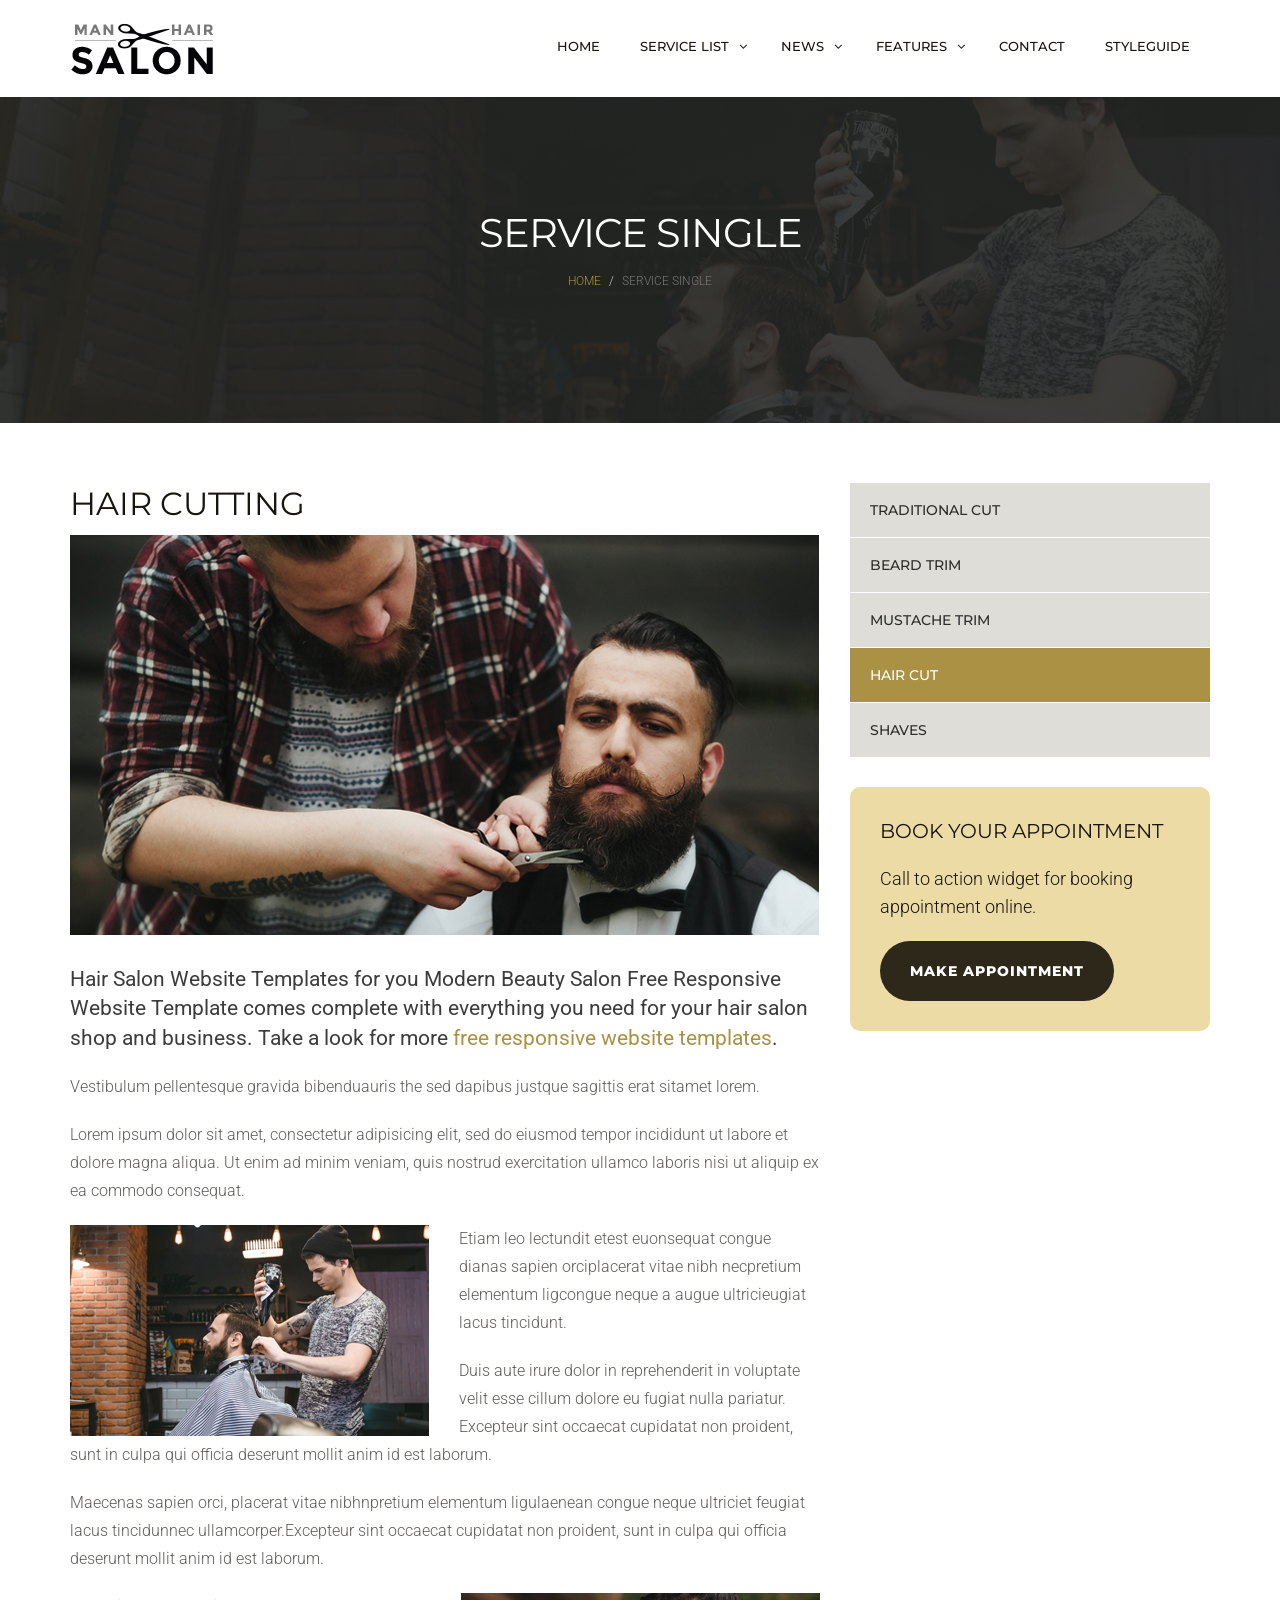
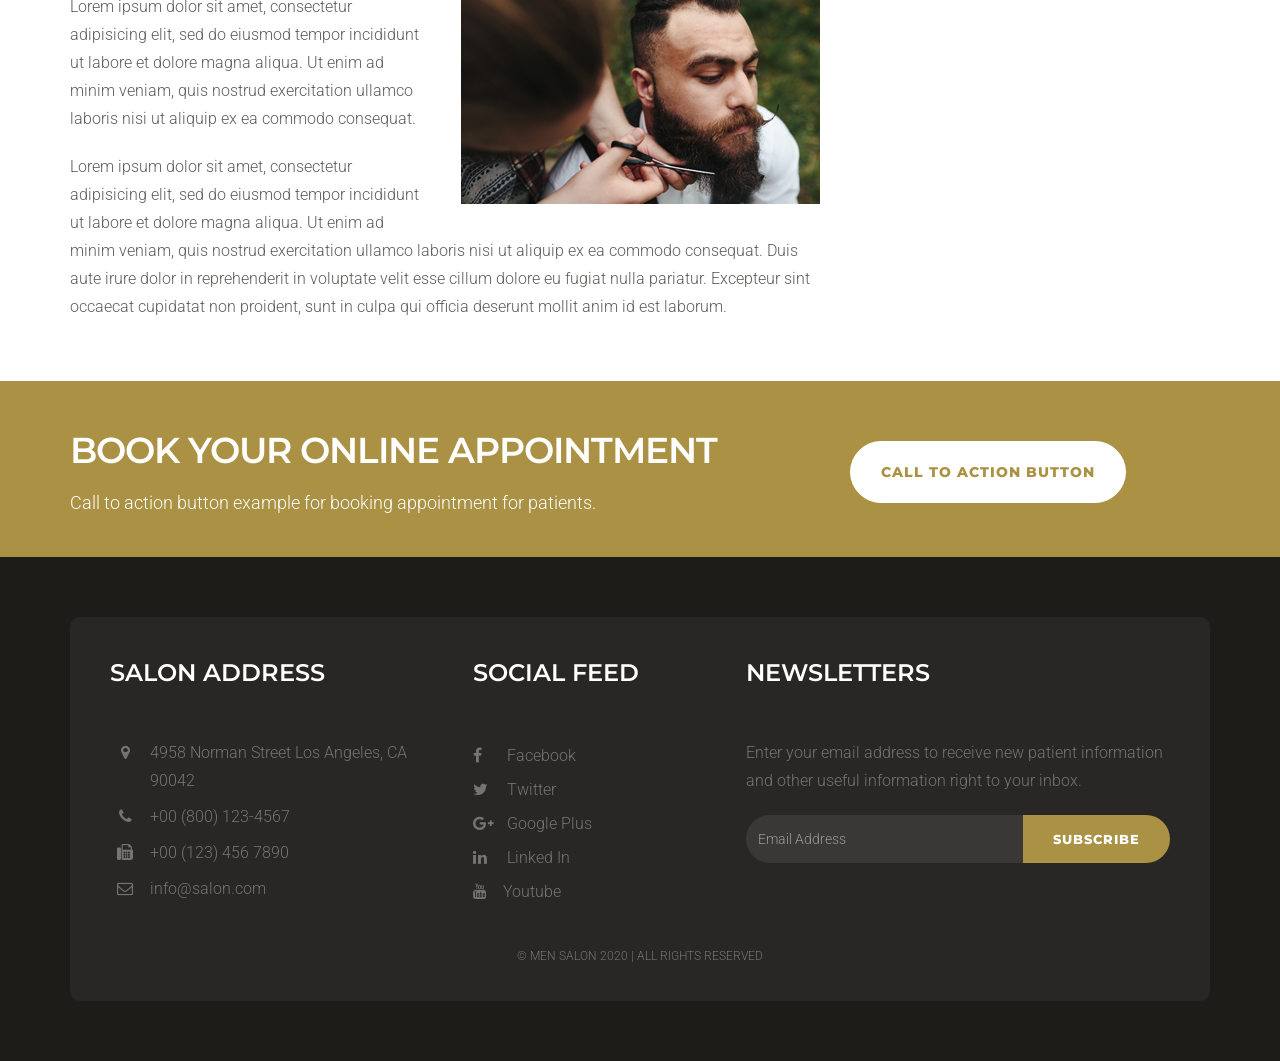
<file: service-detail.html>
<!DOCTYPE html>
<html lang="en">

<head>
    <meta charset="utf-8">
    <meta http-equiv="X-UA-Compatible" content="IE=edge">
    <meta name="viewport" content="width=device-width, initial-scale=1">
    <!-- The above 3 meta tags *must* come first in the head; any other head content must come *after* these tags -->
    <meta name="description" content="Hair salon templates for mens hair cut service provider.">
    <meta name="keywords" content="hair salon website templates free download, html5 template, free responsive website templates, website layout,html5 website templates, template for website design, beauty HTML5 templates, cosmetics website templates free download">
    <title>Men Salon | Hair Salon Website Templates Free Download</title>
    <!-- Bootstrap -->
    <link href="css/bootstrap.min.css" rel="stylesheet">
    <!-- Google Fonts -->
    <link href="https://fonts.googleapis.com/css?family=Roboto:300,300i,400,400i,500,500i,700,700i%7cMontserrat:300,300i,400,400i,500,500i,600,600i,700,700i" rel="stylesheet">
    <!-- Font Awesome -->
    <link href="css/font-awesome.min.css" rel="stylesheet">
    <!-- Style -->
    <link href="css/style.css" rel="stylesheet">
    <!-- HTML5 shim and Respond.js for IE8 support of HTML5 elements and media queries -->
    <!-- WARNING: Respond.js doesn't work if you view the page via file:// -->
    <!--[if lt IE 9]>
      <script src="https://oss.maxcdn.com/html5shiv/3.7.3/html5shiv.min.js"></script>
      <script src="https://oss.maxcdn.com/respond/1.4.2/respond.min.js"></script>
    <![endif]-->
</head>

<body>
    <div class="header">
        <div class="container">
            <div class="row">
                <div class="col-lg-4 col-md-4 col-sm-12 col-xs-12">
                    <a href="index.html"><img src="images/logo.png" alt=""></a>
                </div>
                <div class="col-lg-8 col-md-4 col-sm-12 col-xs-12">
                      <div class="navigation">
                        <div id="navigation">
                            <ul>
                                <li class="active"><a href="index.html" title="Home">Home</a></li>
                                <li class="has-sub"><a href="service-list.html" title="Service List">Service List</a>
                                    <ul>
                                        <li><a href="service-list.html" title="Service List">Service List</a></li>
                                        <li><a href="service-detail.html" title="Service Detail">Service Detail</a></li>
                                    </ul>
                                </li>
                                <li class="has-sub"><a href="blog-default.html" title="Blog ">News</a>
                                    <ul>
                                        <li><a href="blog-default.html" title="Blog">Blog Default</a></li>
                                        <li><a href="blog-single.html" title="Blog Single ">Blog Single</a></li>
                                    </ul>
                                </li>
                                <li><a href="#" title="Features">Features</a>
                                    <ul>
                                        <li><a href="testimonial.html" title="Service List">Testimonial</a></li>
                                        <li><a href="styleguide.html" title="Service Detail">Style Guide</a></li>
                                    </ul>
                                </li>
                                <li><a href="contact.html" title="Contact Us">Contact</a> </li>
                                <li><a href="styleguide.html" title="Styleguide">styleguide</a> </li>
                            </ul>
                        </div>
                    </div>
                </div>
            </div>
        </div>
    </div>
    <div class="page-header">
        <div class="container">
            <div class="row">
                <div class="col-lg-12 col-md-12 col-sm-12 col-xs-12">
                    <div class="page-caption">
                        <h2 class="page-title">Service Single</h2>
                        <div class="page-breadcrumb">
                            <ol class="breadcrumb">
                                <li><a href="index.html">Home</a></li>
                                <li class="active">Service Single</li>
                            </ol>
                        </div>
                    </div>
                </div>
            </div>
        </div>
    </div>
    <div class="content">
        <div class="container">
            <div class="row">
                <div class="col-lg-8 col-md-8 col-sm-12 col-xs-12">
                    <h1>Hair Cutting</h1>
                    <img src="images/service-single.jpg" alt="" class="img-responsive mb30">
                    <p class="lead"> Hair Salon Website Templates for you Modern Beauty Salon Free Responsive Website Template comes complete with everything you need for your hair salon shop and business. Take a look for more <a href="#downloads/category/free-website-template/">free responsive website templates</a>.</p>
                    <p>Vestibulum pellentesque gravida bibenduauris the sed dapibus justque sagittis erat sitamet lorem.</p>
                    <p>Lorem ipsum dolor sit amet, consectetur adipisicing elit, sed do eiusmod tempor incididunt ut labore et dolore magna aliqua. Ut enim ad minim veniam, quis nostrud exercitation ullamco laboris nisi ut aliquip ex ea commodo consequat. </p><img src="images/left-image.jpg" class="alignleft img-responsive" alt="">
                    <p>Etiam leo lectundit etest euonsequat congue dianas sapien orciplacerat vitae nibh necpretium elementum ligcongue neque a augue ultricieugiat lacus tincidunt. </p>
                    <p>Duis aute irure dolor in reprehenderit in voluptate velit esse cillum dolore eu fugiat nulla pariatur. Excepteur sint occaecat cupidatat non proident, sunt in culpa qui officia deserunt mollit anim id est laborum.</p>
                    <p>Maecenas sapien orci, placerat vitae nibhnpretium elementum ligulaenean congue neque ultriciet feugiat lacus tincidunnec ullamcorper.Excepteur sint occaecat cupidatat non proident, sunt in culpa qui officia deserunt mollit anim id est laborum.</p>
                    <img src="images/aligntright.jpg" class="alignright img-responsive" alt="">
                    <p>Lorem ipsum dolor sit amet, consectetur adipisicing elit, sed do eiusmod tempor incididunt ut labore et dolore magna aliqua. Ut enim ad minim veniam, quis nostrud exercitation ullamco laboris nisi ut aliquip ex ea commodo consequat. </p>
                    <p>Lorem ipsum dolor sit amet, consectetur adipisicing elit, sed do eiusmod tempor incididunt ut labore et dolore magna aliqua. Ut enim ad minim veniam, quis nostrud exercitation ullamco laboris nisi ut aliquip ex ea commodo consequat. Duis aute irure dolor in reprehenderit in voluptate velit esse cillum dolore eu fugiat nulla pariatur. Excepteur sint occaecat cupidatat non proident, sunt in culpa qui officia deserunt mollit anim id est laborum.</p>
                </div>
                <div class="col-lg-4 col-md-4 col-sm-12 col-xs-12">
                    <div class="sidenav">
                        <ul class="listnone">
                            <li> <a href="#">traditional cut</a></li>
                            <li> <a href="#">beard trim</a></li>
                            <li> <a href="#">mustache trim</a></li>
                            <li> <a href="#" class="active">hair cut</a></li>
                            <li> <a href="#">shaves</a></li>
                        </ul>
                    </div>
                    <div class="widget widget-call-to-action">
                        <h1 class="widget-title">Book Your Appointment</h1>
                        <p class="text-white">Call to action widget for booking appointment online.</p>
                        <a href="#" class="btn btn-primary btn-lg">Make Appointment</a>
                    </div>
                </div>
            </div>
        </div>
    </div>
    <div class="space-small bg-primary">
        <!-- call to action -->
        <div class="container">
            <div class="row">
                <div class="col-lg-8 col-sm-7 col-md-8 col-xs-12">
                    <h1 class="cta-title">Book your online appointment</h1>
                    <p class="cta-text"> Call to action button example for booking appointment for patients.</p>
                </div>
                <div class="col-lg-4 col-sm-5 col-md-4 col-xs-12">
                    <a href="#" class="btn btn-white btn-lg mt20">Call to action Button</a>
                </div>
            </div>
        </div>
    </div>
     <div class="footer">
        <!-- footer-->
        <div class="container">
            <div class="footer-block">
                <!-- footer block -->
                <div class="row">
                    <div class="col-lg-4 col-md-4 col-sm-6 col-xs-12">
                        <div class="footer-widget">
                            <h2 class="widget-title">Salon Address</h2>
                            <ul class="listnone contact">
                                <li><i class="fa fa-map-marker"></i> 4958 Norman Street Los Angeles, CA 90042 </li>
                                <li><i class="fa fa-phone"></i> +00 (800) 123-4567</li>
                                <li><i class="fa fa-fax"></i> +00 (123) 456 7890</li>
                                <li><i class="fa fa-envelope-o"></i> info@salon.com</li>
                            </ul>
                        </div>
                    </div>
                    <div class="col-lg-3 col-md-3 col-sm-6 col-xs-12">
                        <div class="footer-widget footer-social">
                            <!-- social block -->
                            <h2 class="widget-title">Social Feed</h2>
                            <ul class="listnone">
                                <li>
                                    <a href="#"> <i class="fa fa-facebook"></i> Facebook </a>
                                </li>
                                <li><a href="#"><i class="fa fa-twitter"></i> Twitter</a></li>
                                <li><a href="#"><i class="fa fa-google-plus"></i> Google Plus</a></li>
                                <li><a href="#"><i class="fa fa-linkedin"></i> Linked In</a></li>
                                <li>
                                    <a href="#"> <i class="fa fa-youtube"></i>Youtube</a>
                                </li>
                            </ul>
                        </div>
                        <!-- /.social block -->
                    </div>
                    <div class="col-lg-5 col-md-5 col-sm-12 col-xs-12">
                        <div class="footer-widget widget-newsletter">
                            <!-- newsletter block -->
                            <h2 class="widget-title">Newsletters</h2>
                            <p>Enter your email address to receive new patient information and other useful information right to your inbox.</p>
                            <div class="input-group">
                                <input type="text" class="form-control" placeholder="Email Address">
                                <span class="input-group-btn">
                            <button class="btn btn-default" type="button">Subscribe</button>
                            </span>
                            </div>
                            <!-- /input-group -->
                        </div>
                        <!-- newsletter block -->
                    </div>
                </div>
                <div class="tiny-footer">
                    <!-- tiny footer block -->
                    <div class="row">
                        <div class="col-lg-12 col-md-12 col-sm-12 col-xs-12">
                            <div class="copyright-content">
                                <p>© Men Salon 2020 | all rights reserved</p>
                            </div>
                        </div>
                    </div>
                </div>
                <!-- /.tiny footer block -->
            </div>
            <!-- /.footer block -->
        </div>
    </div>
    <!-- /.footer-->
    
    <!-- jQuery (necessary for Bootstrap's JavaScript plugins) -->
    <script src="js/jquery.min.js"></script>
    <!-- Include all compiled plugins (below), or include individual files as needed -->
    <script src="js/bootstrap.min.js"></script>
    <script src="js/menumaker.js"></script>
    <script src="js/jquery.sticky.js"></script>
    <script src="js/sticky-header.js"></script>
</body>

</html>
</file>
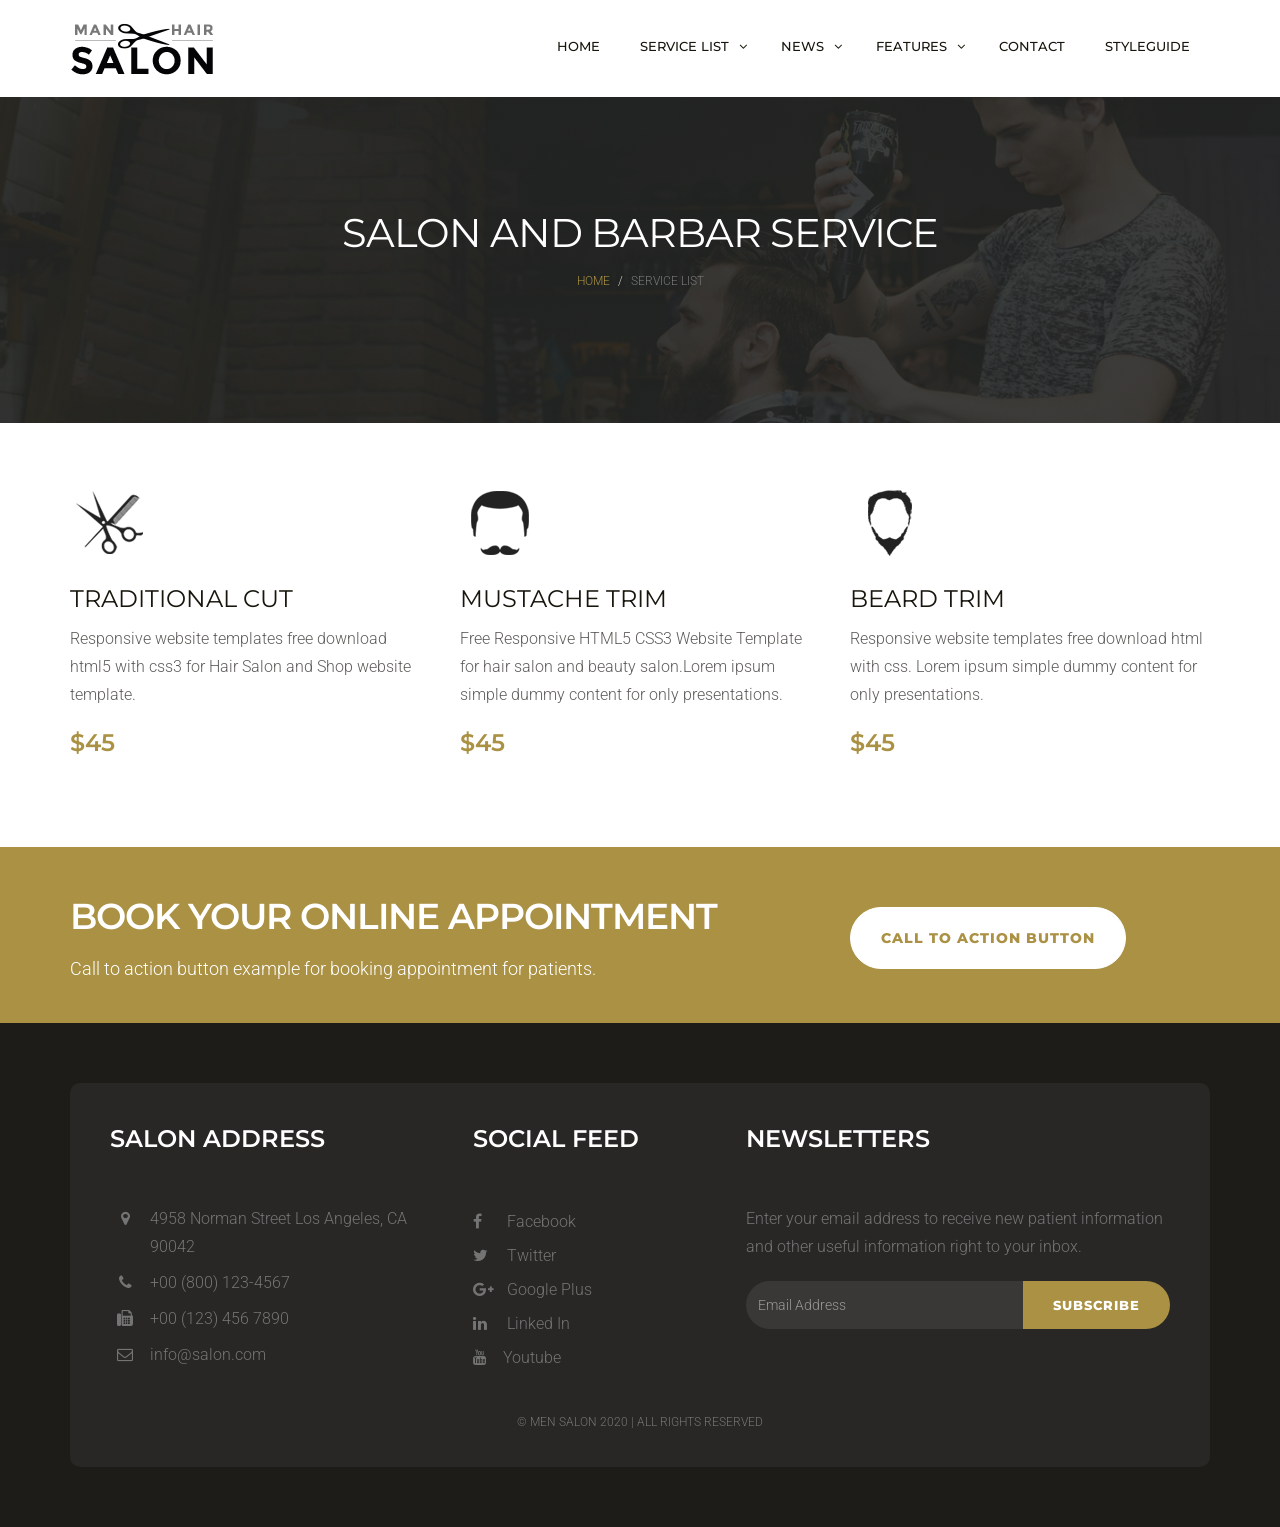
<file: service-list.html>
<!DOCTYPE html>
<html lang="en">

<head>
    <meta charset="utf-8">
    <meta http-equiv="X-UA-Compatible" content="IE=edge">
    <meta name="viewport" content="width=device-width, initial-scale=1">
    <!-- The above 3 meta tags *must* come first in the head; any other head content must come *after* these tags -->
    <meta name="description" content="Flower is free physiotherapy website template that perfectly designed for therapy center, physical therapy program courses, physiotherapy clinic and physician.">
    <meta name="keywords" content="best free website templates, html5 template, free responsive website templates,website layout,html5 website templates,template for website design, medical HTML5 templates">
    <title>Men Salon | Hair Salon Website Templates Free Download</title>
    <!-- Bootstrap -->
    <link href="css/bootstrap.min.css" rel="stylesheet">
    <!-- Google Fonts -->
    <link href="https://fonts.googleapis.com/css?family=Roboto:300,300i,400,400i,500,500i,700,700i%7cMontserrat:300,300i,400,400i,500,500i,600,600i,700,700i" rel="stylesheet">
    <!-- Font Awesome -->
    <link href="css/font-awesome.min.css" rel="stylesheet">
    <!-- Style -->
    <link href="css/style.css" rel="stylesheet">
    <!-- HTML5 shim and Respond.js for IE8 support of HTML5 elements and media queries -->
    <!-- WARNING: Respond.js doesn't work if you view the page via file:// -->
    <!--[if lt IE 9]>
      <script src="https://oss.maxcdn.com/html5shiv/3.7.3/html5shiv.min.js"></script>
      <script src="https://oss.maxcdn.com/respond/1.4.2/respond.min.js"></script>
    <![endif]-->
</head>

<body>
    <div class="header">
        <div class="container">
            <div class="row">
                <div class="col-lg-4 col-md-4 col-sm-12 col-xs-12">
                    <a href="index.html"><img src="images/logo.png" alt=" "></a>
                </div>
                <div class="col-lg-8 col-md-4 col-sm-12 col-xs-12">
                    <div class="navigation">
                        <div id="navigation">
                            <ul>
                                <li class="active"><a href="index.html" title="Home">Home</a></li>
                                <li class="has-sub"><a href="service-list.html" title="Service List">Service List</a>
                                    <ul>
                                        <li><a href="service-list.html" title="Service List">Service List</a></li>
                                        <li><a href="service-detail.html" title="Service Detail">Service Detail</a></li>
                                    </ul>
                                </li>
                                <li class="has-sub"><a href="blog-default.html" title="Blog ">News</a>
                                    <ul>
                                        <li><a href="blog-default.html" title="Blog">Blog Default</a></li>
                                        <li><a href="blog-single.html" title="Blog Single ">Blog Single</a></li>
                                    </ul>
                                </li>
                                <li><a href="#" title="Features">Features</a>
                                    <ul>
                                        <li><a href="testimonial.html" title="Service List">Testimonial</a></li>
                                        <li><a href="styleguide.html" title="Service Detail">Style Guide</a></li>
                                    </ul>
                                </li>
                                <li><a href="contact.html" title="Contact Us">Contact</a> </li>
                                <li><a href="styleguide.html" title="Styleguide">styleguide</a> </li>
                            </ul>
                        </div>
                    </div>
                </div>
            </div>
        </div>
    </div>
    <div class="page-header"><!-- page header -->
        <div class="container">
            <div class="row">
                <div class="col-lg-12 col-md-12 col-sm-12 col-xs-12">
                    <div class="page-caption">
                        <h2 class="page-title">salon and barbar service</h2>
                        <div class="page-breadcrumb">
                            <ol class="breadcrumb">
                                <li><a href="index.html">Home</a></li>
                                <li class="active">service list</li>
                            </ol>
                        </div>
                    </div>
                </div>
            </div>
        </div>
    </div><!-- /.page header -->
    <div class="content">
        <div class="container">
            <div class="row">
                <div class="col-lg-4 col-md-4 col-sm-4 col-xs-12">
                    <div class="service-block">
                        <!-- service block -->
                        <div class="service-icon mb20">
                            <!-- service img -->
                            <img src="images/service-icon-1.png" alt=" "> </div>
                        <!-- service img -->
                        <div class="service-content">
                            <!-- service content -->
                            <h2><a href="#" class="title">traditional cut</a></h2>
                            <p>Responsive website templates free download html5 with css3 for Hair Salon and Shop website template.</p>
                            <div class="price ">$45</div>
                        </div>
                        <!-- service content -->
                    </div>
                    <!-- /.service block -->
                </div>
                <div class="col-lg-4 col-md-4 col-sm-4 col-xs-12">
                    <div class="service-block">
                        <!-- service block -->
                        <div class="service-icon mb20">
                            <!-- service img -->
                            <img src="images/service-icon-2.png" alt=""> </div>
                        <!-- service img -->
                        <div class="service-content">
                            <!-- service content -->
                            <h2><a href="#" class="title">MUSTACHE TRIM</a></h2>
                            <p>Free Responsive HTML5 CSS3 Website Template for hair salon and beauty salon.Lorem ipsum simple dummy content for only presentations.</p>
                            <div class="price">$45</div>
                        </div>
                        <!-- service content -->
                    </div>
                    <!-- /.service block -->
                </div>
                <div class="col-lg-4 col-md-4 col-sm-4 col-xs-12">
                    <div class="service-block">
                        <!-- service block -->
                        <div class="service-icon mb20">
                            <!-- service img -->
                            <img src="images/service-icon-3.png" alt=""> </div>
                        <!-- service img -->
                        <div class="service-content">
                            <!-- service content -->
                            <h2><a href="#"  class="title">BEARD TRIM</a></h2>
                            <p>Responsive website templates free download html with css. Lorem ipsum simple dummy content for only presentations.</p>
                            <div class="price ">$45</div>
                        </div>
                        <!-- service content -->
                    </div>
                    <!-- /.service block -->
                </div>
            </div>
        </div>
    </div>
    <div class="space-small bg-primary">
        <!-- call to action -->
        <div class="container">
            <div class="row">
                <div class="col-lg-8 col-sm-7 col-md-8 col-xs-12">
                    <h1 class="cta-title">Book your online appointment</h1>
                    <p class="cta-text"> Call to action button example for booking appointment for patients.</p>
                </div>
                <div class="col-lg-4 col-sm-5 col-md-4 col-xs-12">
                    <a href="#" class="btn btn-white btn-lg mt20">Call to action Button</a>
                </div>
            </div>
        </div>
    </div>
    <div class="footer">
        <!-- footer-->
        <div class="container">
            <div class="footer-block">
                <!-- footer block -->
                <div class="row">
                    <div class="col-lg-4 col-md-4 col-sm-6 col-xs-12">
                        <div class="footer-widget">
                            <h2 class="widget-title">Salon Address</h2>
                            <ul class="listnone contact">
                                <li><i class="fa fa-map-marker"></i> 4958 Norman Street Los Angeles, CA 90042 </li>
                                <li><i class="fa fa-phone"></i> +00 (800) 123-4567</li>
                                <li><i class="fa fa-fax"></i> +00 (123) 456 7890</li>
                                <li><i class="fa fa-envelope-o"></i> info@salon.com</li>
                            </ul>
                        </div>
                    </div>
                    <div class="col-lg-3 col-md-3 col-sm-6 col-xs-12">
                        <div class="footer-widget footer-social">
                            <!-- social block -->
                            <h2 class="widget-title">Social Feed</h2>
                            <ul class="listnone">
                                <li>
                                    <a href="#"> <i class="fa fa-facebook"></i> Facebook </a>
                                </li>
                                <li><a href="#"><i class="fa fa-twitter"></i> Twitter</a></li>
                                <li><a href="#"><i class="fa fa-google-plus"></i> Google Plus</a></li>
                                <li><a href="#"><i class="fa fa-linkedin"></i> Linked In</a></li>
                                <li>
                                    <a href="#"> <i class="fa fa-youtube"></i>Youtube</a>
                                </li>
                            </ul>
                        </div>
                        <!-- /.social block -->
                    </div>
                    <div class="col-lg-5 col-md-5 col-sm-12 col-xs-12">
                        <div class="footer-widget widget-newsletter">
                            <!-- newsletter block -->
                            <h2 class="widget-title">Newsletters</h2>
                            <p>Enter your email address to receive new patient information and other useful information right to your inbox.</p>
                            <div class="input-group">
                                <input type="text" class="form-control" placeholder="Email Address">
                                <span class="input-group-btn">
                            <button class="btn btn-default" type="button">Subscribe</button>
                            </span>
                            </div>
                            <!-- /input-group -->
                        </div>
                        <!-- newsletter block -->
                    </div>
                </div>
                <div class="tiny-footer">
                    <!-- tiny footer block -->
                    <div class="row">
                        <div class="col-lg-12 col-md-12 col-sm-12 col-xs-12">
                            <div class="copyright-content">
                                <p>© Men Salon 2020 | all rights reserved</p>
                            </div>
                        </div>
                    </div>
                </div>
                <!-- /.tiny footer block -->
            </div>
            <!-- /.footer block -->
        </div>
    </div>
    <!-- /.footer-->
    <!-- jQuery (necessary for Bootstrap's JavaScript plugins) -->
    <script src="js/jquery.min.js"></script>
    <!-- Include all compiled plugins (below), or include individual files as needed -->
    <script src="js/bootstrap.min.js"></script>
    <script src="js/menumaker.js"></script>
    <script src="js/jquery.sticky.js"></script>
    <script src="js/sticky-header.js"></script>
</body>

</html>
</file>
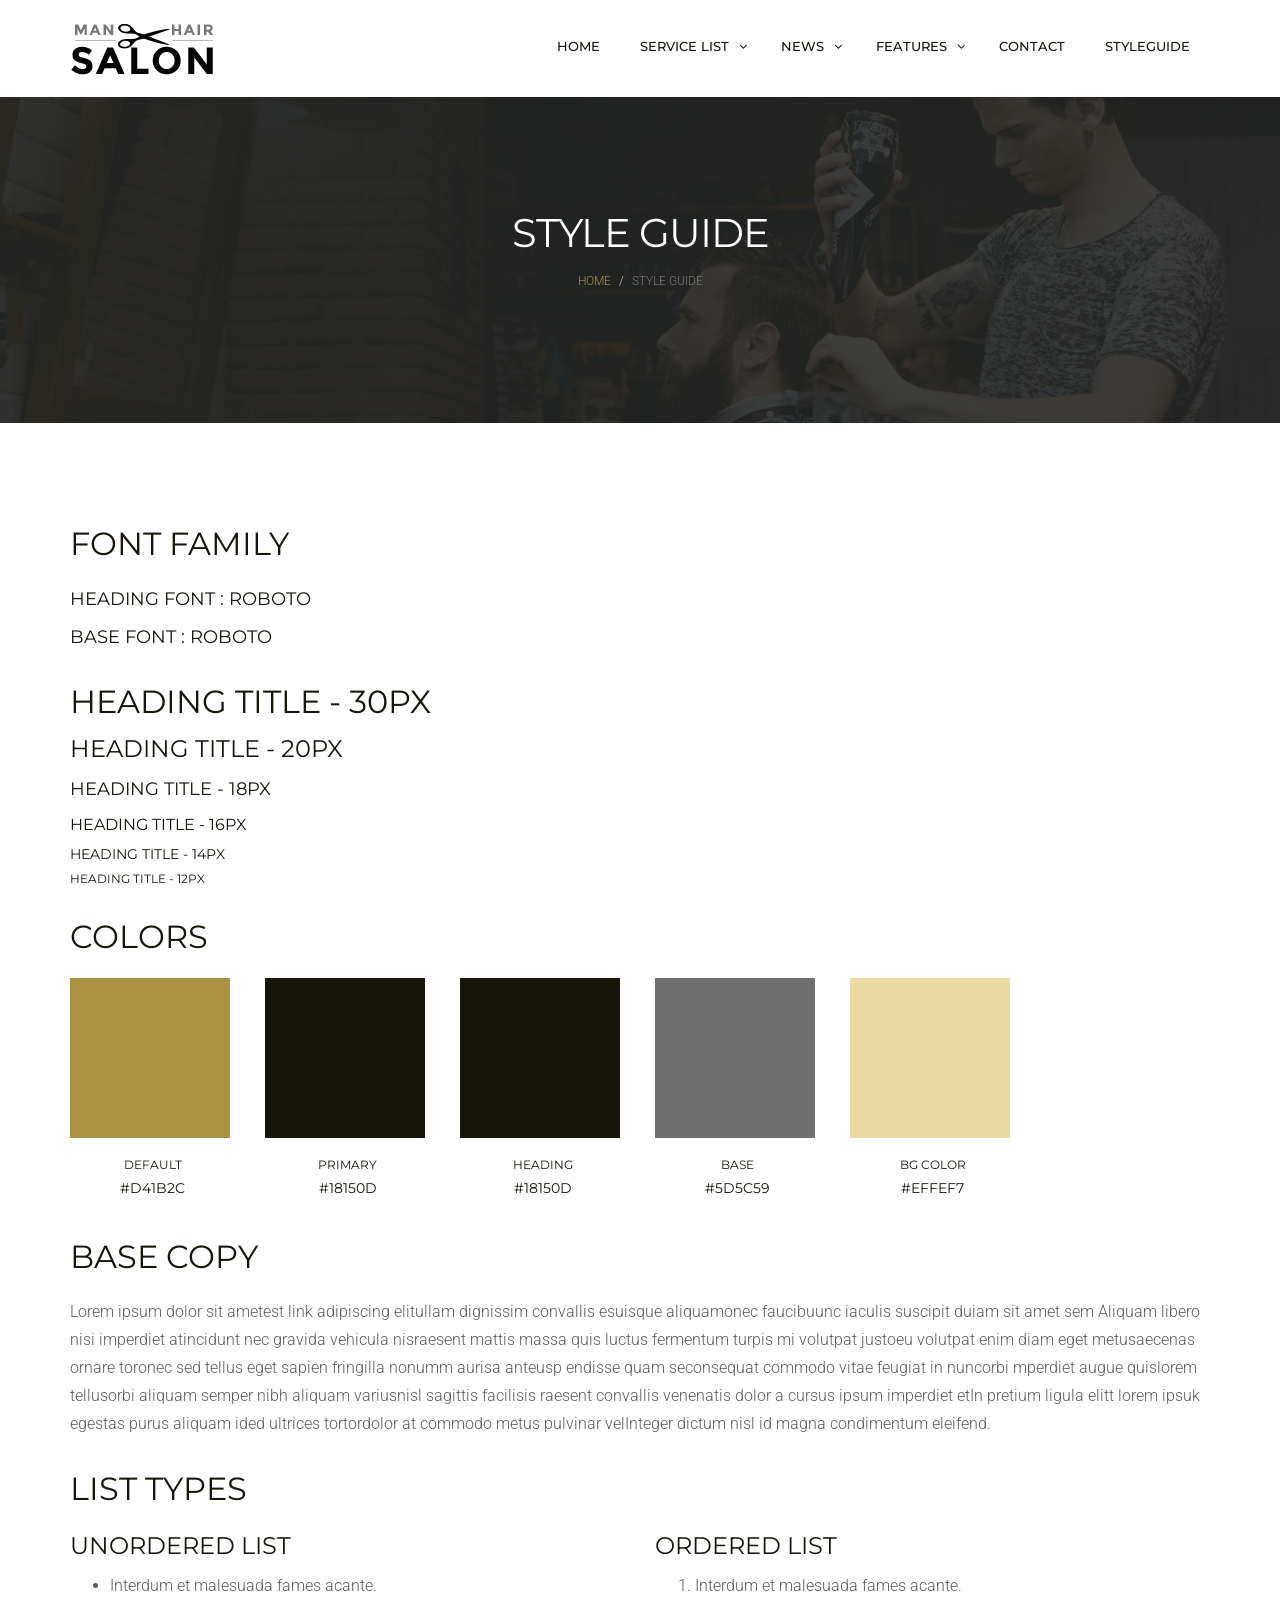
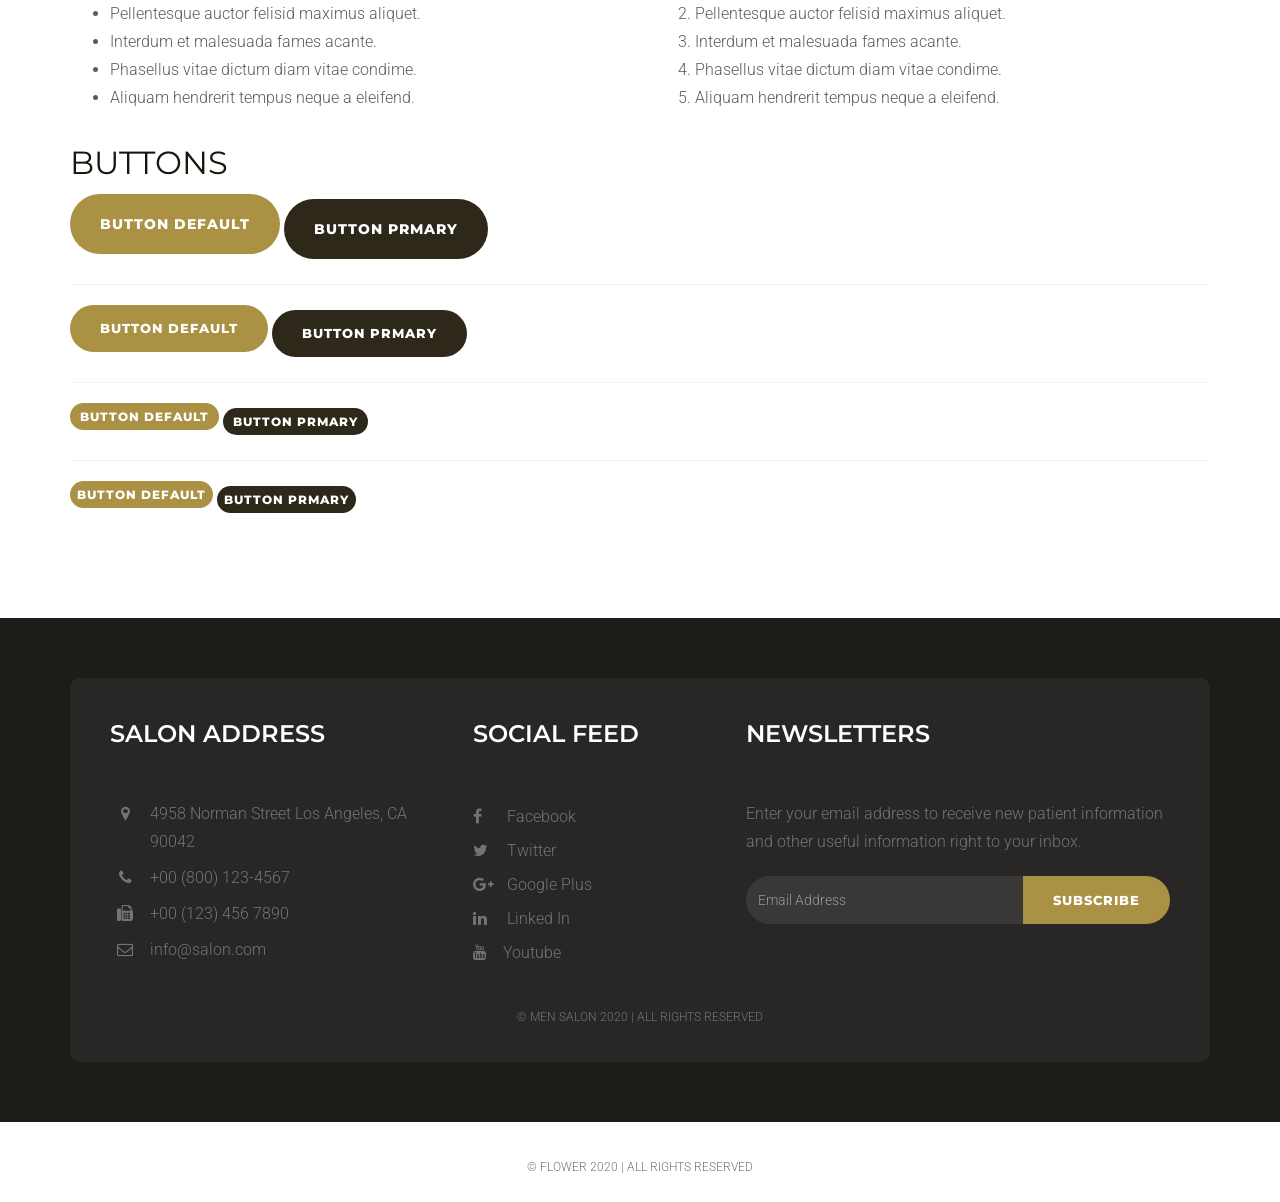
<file: styleguide.html>
<!DOCTYPE html>
<html lang="en">

<head>
    <meta charset="utf-8">
    <meta http-equiv="X-UA-Compatible" content="IE=edge">
    <meta name="viewport" content="width=device-width, initial-scale=1">
    <!-- The above 3 meta tags *must* come first in the head; any other head content must come *after* these tags -->
    <meta name="description" content="Hair salon templates for mens hair cut service provider.">
    <meta name="keywords" content="hair salon website templates free download, html5 template, free responsive website templates, website layout,html5 website templates, template for website design, beauty HTML5 templates, cosmetics website templates free download">
    <title>Men Salon | Hair Salon Website Templates Free Download</title>
    <!-- Bootstrap -->
    <link href="css/bootstrap.min.css" rel="stylesheet">
    <!-- Google Fonts -->
    <link href="https://fonts.googleapis.com/css?family=Roboto:300,300i,400,400i,500,500i,700,700i%7cMontserrat:300,300i,400,400i,500,500i,600,600i,700,700i" rel="stylesheet">
    <!-- Font Awesome -->
    <link href="css/font-awesome.min.css" rel="stylesheet">
    <!-- Style -->
    <link href="css/style.css" rel="stylesheet">
    <!-- HTML5 shim and Respond.js for IE8 support of HTML5 elements and media queries -->
    <!-- WARNING: Respond.js doesn't work if you view the page via file:// -->
    <!--[if lt IE 9]>
      <script src="https://oss.maxcdn.com/html5shiv/3.7.3/html5shiv.min.js"></script>
      <script src="https://oss.maxcdn.com/respond/1.4.2/respond.min.js"></script>
    <![endif]-->
</head>

<body>
    <div class="header">
        <div class="container">
            <div class="row">
                <div class="col-lg-4 col-md-4 col-sm-12 col-xs-12">
                    <a href="index.html"><img src="images/logo.png" alt=""></a>
                </div>
                <div class="col-lg-8 col-md-4 col-sm-12 col-xs-12">
                      <div class="navigation">
                        <div id="navigation">
                            <ul>
                                <li class="active"><a href="index.html" title="Home">Home</a></li>
                                <li class="has-sub"><a href="service-list.html" title="Service List">Service List</a>
                                    <ul>
                                        <li><a href="service-list.html" title="Service List">Service List</a></li>
                                        <li><a href="service-detail.html" title="Service Detail">Service Detail</a></li>
                                    </ul>
                                </li>
                                <li class="has-sub"><a href="blog-default.html" title="Blog ">News</a>
                                    <ul>
                                        <li><a href="blog-default.html" title="Blog">Blog Default</a></li>
                                        <li><a href="blog-single.html" title="Blog Single ">Blog Single</a></li>
                                    </ul>
                                </li>
                                <li><a href="#" title="Features">Features</a>
                                    <ul>
                                        <li><a href="testimonial.html" title="Service List">Testimonial</a></li>
                                        <li><a href="styleguide.html" title="Service Detail">Style Guide</a></li>
                                    </ul>
                                </li>
                                <li><a href="contact.html" title="Contact Us">Contact</a> </li>
                                <li><a href="styleguide.html" title="Styleguide">styleguide</a> </li>
                            </ul>
                        </div>
                    </div>
                </div>
            </div>
        </div>
    </div>
    <div class="page-header">
        <div class="container">
            <div class="row">
                <div class="col-lg-12 col-md-12 col-sm-12 col-xs-12">
                    <div class="page-caption">
                        <h2 class="page-title">Style Guide</h2>
                        <div class="page-breadcrumb">
                            <ol class="breadcrumb">
                                <li><a href="index.html">Home</a></li>
                                <li class="active">Style Guide</li>
                            </ol>
                        </div>
                    </div>
                </div>
            </div>
        </div>
    </div>
    <div class="space-medium">
        <div class="container">
            <div class="row">
                <div class="col-lg-12 col-md-12 col-sm-12 col-xs-12">
                    <div class="mb30">
                        <h1 class="mb20">Font Family</h1>
                        <h3>Heading Font : Roboto</h3>
                        <h3>Base Font : Roboto </h3>
                        </div>
                      
      </div>
      <div class="col-lg-12 col-md-12 col-sm-12 col-xs-12">
                <div class="mb30">
                  <h1>Heading title    -    30px</h1>
                  <h2>Heading title    -    20px</h2>
                  <h3>Heading title    -    18px</h3>
                        <h4>Heading title   -    16px</h4>
                        <h5>Heading title    -    14px</h5>
                        <h6>Heading title    -    12px</h6>
                    </div>
                </div>
                <div class="col-lg-12 col-md-12 col-sm-12 col-xs-12">
                    <div class="mb30">
                        <h1 class="mb20">Colors</h1>
                        <div class="row">
                            <div class="col-lg-2 col-md-2 col-sm-4 col-xs-12 text-center">
                                <div class="box-default-color"> </div>
                                <div class="box-info">
                                    <h6 class="mt20">DEFAULT</h6>
                                    <h5>#d41b2c</h5>
                                </div>
                            </div>
                            <div class="col-lg-2 col-md-2 col-sm-4 col-xs-12 text-center">
                                <div class="box-primary-color"> </div>
                                <div class="box-info">
                                    <h6 class="mt20">PRIMARY</h6>
                                    <h5>#18150d</h5>
                                </div>
                            </div>
                            <div class="col-lg-2 col-md-2 col-sm-4 col-xs-12 text-center">
                                <div class="box-heading-color"></div>
                                <div class="box-info">
                                    <h6 class="mt20">HEADING</h6>
                                    <h5>#18150d</h5>
                                </div>
                            </div>
                            <div class="col-lg-2 col-md-2 col-sm-4 col-xs-12 text-center">
                                <div class="box-secondary-color"> </div>
                                <div class="box-info">
                                    <h6 class="mt20">BASE</h6>
                                    <h5>#5d5c59</h5>
                                </div>
                            </div>
                            <div class="col-lg-2 col-md-2 col-sm-4 col-xs-12 text-center">
                                <div class="box-bg-color"> </div>
                                <div class="box-info">
                                    <h6 class="mt20">BG COLOR</h6>
                                    <h5>#effef7</h5>
                                </div>
                            </div>
                            <div class="col-lg-2 col-md-2 col-sm-4 col-xs-12 text-center"></div>
                        </div>
                    </div>
                </div>
                <div class="col-lg-12 col-md-12 col-sm-12 col-xs-12">
                    <div class="mb30">
                        <h1 class="mb20">Base Copy</h1>
                        <p>Lorem ipsum dolor sit ametest link adipiscing elitullam dignissim convallis esuisque aliquamonec faucibuunc iaculis suscipit duiam sit amet sem Aliquam libero nisi imperdiet atincidunt nec gravida vehicula nisraesent mattis massa quis luctus fermentum turpis mi volutpat justoeu volutpat enim diam eget metusaecenas ornare toronec sed tellus eget sapien fringilla nonumm aurisa anteusp endisse quam seconsequat commodo vitae feugiat in nuncorbi mperdiet augue quislorem tellusorbi aliquam semper nibh aliquam variusnisl sagittis facilisis raesent convallis venenatis dolor a cursus ipsum imperdiet etIn pretium ligula elitt lorem ipsuk egestas purus aliquam ided ultrices tortordolor at commodo metus pulvinar velInteger dictum nisl id magna condimentum eleifend. </p>
                    </div>
                </div>
                <div class="col-lg-12 col-md-12 col-sm-12 col-xs-12">
                    <div class="mb30">
                        <h1 class="mb20">List Types</h1>
                        <div class="row">
                            <div class="col-lg-6 col-md-6 col-sm-6 col-xs-12">
                                <h2 class="mb10">Unordered List</h2>
                                <ul class="">
                                    <li>Interdum et malesuada fames acante.</li>
                                    <li>Pellentesque auctor felisid maximus aliquet.</li>
                                    <li>Interdum et malesuada fames acante.</li>
                                    <li>Phasellus vitae dictum diam vitae condime.</li>
                                    <li>Aliquam hendrerit tempus neque a eleifend. </li>
                                </ul>
                            </div>
                            <div class="col-lg-6 col-md-6 col-sm-6 col-xs-12">
                                <h2 class="mb10">Ordered List</h2>
                                <ol class="">
                                    <li>Interdum et malesuada fames acante.</li>
                                    <li>Pellentesque auctor felisid maximus aliquet.</li>
                                    <li>Interdum et malesuada fames acante.</li>
                                    <li>Phasellus vitae dictum diam vitae condime.</li>
                                    <li>Aliquam hendrerit tempus neque a eleifend. </li>
                                </ol>
                            </div>
                        </div>
                    </div>
                </div>
                <div class="col-lg-12 col-md-12 col-sm-12 col-xs-12">
                    <h1>Buttons</h1>
                    <div class="row">
                        <div class="col-lg-12 col-md-12 col-sm-12 col-xs-12">
                            <a href="#" class="btn btn-default btn-lg mb10">Button Default</a>
                            <a href="#" class="btn btn-primary btn-lg">Button Prmary</a>
                            <hr>
                            <a href="#" class="btn btn-default mb10">Button Default</a>
                            <a href="#" class="btn btn-primary">Button Prmary</a>
                            <hr>
                            <a href="#" class="btn btn-default btn-sm mb10">Button Default</a>
                            <a href="#" class="btn btn-primary btn-sm">Button Prmary</a>
                            <hr>
                            <a href="#" class="btn btn-default btn-xs mb10">Button Default</a>
                            <a href="#" class="btn btn-primary btn-xs">Button Prmary</a>
                        </div>
                    </div>
                </div>
            </div>
        </div>
    </div>
   <div class="footer">
        <!-- footer-->
        <div class="container">
            <div class="footer-block">
                <!-- footer block -->
                <div class="row">
                    <div class="col-lg-4 col-md-4 col-sm-6 col-xs-12">
                        <div class="footer-widget">
                            <h2 class="widget-title">Salon Address</h2>
                            <ul class="listnone contact">
                                <li><i class="fa fa-map-marker"></i> 4958 Norman Street Los Angeles, CA 90042 </li>
                                <li><i class="fa fa-phone"></i> +00 (800) 123-4567</li>
                                <li><i class="fa fa-fax"></i> +00 (123) 456 7890</li>
                                <li><i class="fa fa-envelope-o"></i> info@salon.com</li>
                            </ul>
                        </div>
                    </div>
                    <div class="col-lg-3 col-md-3 col-sm-6 col-xs-12">
                        <div class="footer-widget footer-social">
                            <!-- social block -->
                            <h2 class="widget-title">Social Feed</h2>
                            <ul class="listnone">
                                <li>
                                    <a href="#"> <i class="fa fa-facebook"></i> Facebook </a>
                                </li>
                                <li><a href="#"><i class="fa fa-twitter"></i> Twitter</a></li>
                                <li><a href="#"><i class="fa fa-google-plus"></i> Google Plus</a></li>
                                <li><a href="#"><i class="fa fa-linkedin"></i> Linked In</a></li>
                                <li>
                                    <a href="#"> <i class="fa fa-youtube"></i>Youtube</a>
                                </li>
                            </ul>
                        </div>
                        <!-- /.social block -->
                    </div>
                    <div class="col-lg-5 col-md-5 col-sm-12 col-xs-12">
                        <div class="footer-widget widget-newsletter">
                            <!-- newsletter block -->
                            <h2 class="widget-title">Newsletters</h2>
                            <p>Enter your email address to receive new patient information and other useful information right to your inbox.</p>
                            <div class="input-group">
                                <input type="text" class="form-control" placeholder="Email Address">
                                <span class="input-group-btn">
                            <button class="btn btn-default" type="button">Subscribe</button>
                            </span>
                            </div>
                            <!-- /input-group -->
                        </div>
                        <!-- newsletter block -->
                    </div>
                </div>
                <div class="tiny-footer">
                    <!-- tiny footer block -->
                    <div class="row">
                        <div class="col-lg-12 col-md-12 col-sm-12 col-xs-12">
                            <div class="copyright-content">
                                <p>© Men Salon 2020 | all rights reserved</p>
                            </div>
                        </div>
                    </div>
                </div>
                <!-- /.tiny footer block -->
            </div>
            <!-- /.footer block -->
        </div>
    </div>
    <!-- /.footer-->
    <div class="tiny-footer">
        <div class="container">
            <div class="row">
                <div class="col-lg-12 col-md-12 col-sm-12 col-xs-12">
                    <div class="copyright-content">
                        <p>© Flower 2020 | all rights reserved</p>
                    </div>
                </div>
            </div>
        </div>
    </div>
    <!-- jQuery (necessary for Bootstrap's JavaScript plugins) -->
    <script src="js/jquery.min.js"></script>
    <!-- Include all compiled plugins (below), or include individual files as needed -->
    <script src="js/bootstrap.min.js"></script>
    <script src="js/menumaker.js"></script>
    <script src="js/jquery.sticky.js"></script>
    <script src="js/sticky-header.js"></script>
</body>

</html>
</file>
<file: css/style.css>
@charset "UTF-8";

/*-----------------------------------
    1. Body / Typography 
-----------------------------------*/

body { font-size: 16px;
    background-color: #fff;
    color: #5d5c59;
    font-family: 'Roboto', sans-serif;
    line-height: 28px;
    font-weight: 300; }
h1, h2, h3, h4, h5, h6 { margin: 0; padding: 0; margin-bottom: 10px; color: #18150d; font-weight: 400; 
    font-family: 'Montserrat', sans-serif; text-transform: uppercase; -webkit-font-smoothing: antialiased; text-rendering: optimizeLegibility; }
h1 { font-size: 32px; line-height: 42px; }
h2 { font-size: 24px; line-height: 32px; }
h3 { font-size: 18px; line-height: 28px; }
h4 { font-size: 16px; line-height: 24px; margin-bottom: 10px; }
h5 { font-size: 14px; }
h6 { font-size: 12px; }
p { margin: 0 0 20px; }
p:last-child { margin-bottom: 0px; }
ul, ol { margin: 0; }
ul li, ol li { }
a { color: #aa9144; text-decoration: none; -webkit-transition: all 0.3s; -moz-transition: all 0.3s; transition: all 0.3s; }
a:focus, a:hover { text-decoration: none; color: #8e7424; }
 
b, strong {
    font-weight: 400;
}
.listnone { list-style: none; padding: 0px; }
.lead { font-size: 21px; color: #3c3c3c; font-weight: 400; }
.italic { font-style: italic; }
.small-text { color: #b4b1ac; font-size: 12px; }
.text-caps { text-transform: uppercase; letter-spacing: 2px; }
::selection { background: #ffecb3; color: #333; }
h3 small { font-weight: 400; line-height: 1; color: #aa9144; font-size: 14px; }
 
hr { margin-top: 20px; margin-bottom: 20px; border: 0; border-top: 1px solid #f1f3f8; }
blockquote { padding: 10px 20px; margin: 0px; font-size: 21px; line-height: 32px; color: #3c3c3c; font-style: italic; border-left: 5px solid #aa9144; }
.tlinks{text-indent:-9999px;height:0;line-height:0;font-size:0;overflow:hidden;}
/*-------------- align ------------*/

/* =WordPress Core
-------------------------------------------------------------- */

.alignnone { margin: 5px 20px 20px 0; }
.aligncenter, div.aligncenter { display: block; margin: 5px auto 5px auto; }
.alignright { float: right; margin: 0px 0 30px 30px;  }
.alignleft { float: left; margin: 0px 30px 0px 0;   }
a img.alignright { float: right; margin: 0px 0 30px 30px; }
a img.alignnone { margin: 5px 20px 20px 0; }
a img.alignleft { float: left; margin: 5px 20px 20px 0; }
a img.aligncenter { display: block; margin-left: auto; margin-right: auto; }
.wp-caption { background: #fff; border: 1px solid #f0f0f0; max-width: 96%;    /* Image does not overflow the content area */ padding: 5px 3px 10px; text-align: center; }
.wp-caption.alignnone { margin: 5px 20px 20px 0; }
.wp-caption.alignleft { margin: 5px 20px 20px 0; }
.wp-caption.alignright { margin: 5px 0 20px 20px; }
.wp-caption img { border: 0 none; height: auto; margin: 0; max-width: 98.5%; padding: 0; width: auto; }
.wp-caption p.wp-caption-text { font-size: 11px; line-height: 17px; margin: 0; padding: 0 4px 5px; }

/*-----------------------------------
    2. Form css 
-----------------------------------*/
label { }
.control-label { color: #474747; font-weight: 700; font-size: 12px; text-transform: uppercase; }
.form-control { width: 100%; height: 50px; padding: 6px 12px; 
    font-size: 16px; line-height: 1.42857143; color: #333; background-color: #fff; border: 1px solid #dcd9d3; 
    background-image: none; border-radius: 10px; -webkit-box-shadow: inset 0 0px 0px rgba(255, 255, 255, .075); 
    box-shadow: inset 3px 3px 3px rgba(255, 255, 255, .075); margin-bottom: 15px; }
.form-control:focus { border-color: #bab6ae;
    outline: 0;
    -webkit-box-shadow: inset 0 1px 1px rgba(255, 255, 255, .075), 0 0 8px rgba(255, 255, 255, .6);
    box-shadow: inset 0 3px 3px rgba(255, 255, 255, .075), 0 0 8px rgba(235, 237, 238, .6);
    background-color: #fffefd; }
.textarea.form-control { background-color: #f6f8f9; height: auto; }
.required { }
.form-news-letter .form-control { float: left; width: 75%; margin-right: 10px; }
.form-group { margin-bottom: 10px; }
.get-in-touch { }
.get-in-touch .form-control { margin-bottom: 10px; }

/*-----------------------------------
    3. Buttons 
-----------------------------------*/
.btn { display: inline-block; padding: 14px 30px; margin-bottom: 0; font-size: 13px; font-weight: 800; 
    letter-spacing: 1px; line-height: 1.42857143; text-align: center; border: none; 
    text-transform: uppercase; border-radius: 100px;font-family: 'Montserrat', sans-serif; -webkit-font-smoothing: antialiased; text-rendering: optimizeLegibility;}
.btn-default { color: #fff; background-color: #aa9144; }
.btn-default:hover { color: #fff; background-color: #8e7424; border-color: #8e7424; }
.btn-default.focus, .btn-default:focus { color: #fff; background-color: #8e7424; border-color: #8e7424; }
.btn-primary { background-color: #2d281a; color: #fff; }
.btn-primary:hover { background-color: #18150d; color: #fff; }
.btn-primary.focus, .btn-primary:focus { }
.btn-white { color: #aa9144; background-color: #fff; border: 1px solid #fff; }
.btn-white:hover { background-color: #8e7424; border-color: #8e7424; color: #fff; }
.btn-white.focus, .btn-white:focus { background-color: #8e7424; border-color: #8e7424; color: #fff; }
.btn-link { color: #98989c; text-transform: uppercase; font-size: 12px; font-weight: 700; letter-spacing: 2px; border-bottom: 1px solid #98989c; padding-bottom: 2px; }
.btn-link:hover { color: #aa9144; font-weight: 700; text-decoration: none; border-bottom: 1px solid #aa9144; }
.btn-lg { font-size: 14px; padding: 20px 30px; }
.btn-sm { font-size: 12px; padding: 5px 10px; }
.btn-xs { font-size: 12px; padding: 5px 7px; }

/*-----------------------------------
    4. General / Elements 
-----------------------------------*/

/*----------------------- 
    4.1 Section space :
-------------------------*/

/*Note: Section space help to create top bottom space;*/

.space-small { padding-top: 40px; padding-bottom: 40px; }
.space-medium { padding-top: 100px; padding-bottom: 100px; }
.space-large { padding-top: 120px; padding-bottom: 120px; }
.space-ex-large { padding-top: 140px; padding-bottom: 140px; }

/*----------------------
   4.2 Margin Space
-----------------------*/
.mb0 { margin-bottom: 0px; }
.mb10 { margin-bottom: 10px; }
.mb20 { margin-bottom: 20px; }
.mb30 { margin-bottom: 30px; }
.mb35 { margin-bottom: 35px; }
.mb40 { margin-bottom: 40px; }
.mb60 { margin-bottom: 60px; }
.mb80 { margin-bottom: 80px; }
.mb100 { margin-bottom: 100px; }
.mt0 { margin-top: 0px; }
.mt10 { margin-top: 10px; }
.mt20 { margin-top: 20px; }
.mt30 { margin-top: 30px; }
.mt40 { margin-top: 40px; }
.mt60 { margin-top: 60px; }
.mt70 { margin-top: 70px; }
.mt80 { margin-top: 80px; }
.mt100 { margin-top: 100px; }

/*----- less margin space from top --*/
.mt-20 { margin-top: -20px; }
.mt-40 { margin-top: -40px; }
.mt-60 { margin-top: -60px; }
.mt-80 { margin-top: -80px; }

/*-----------------------
   4.3 Padding space
-------------------------*/
.nopadding { padding: 0px; }
.nopr { padding-right: 0px; }
.nopl { padding-left: 0px; }
.pinside10 { padding: 10px; }
.pinside20 { padding: 20px; }
.pinside30 { padding: 30px; }
.pinside40 { padding: 40px; }
.pinside50 { padding: 50px; }
.pinside60 { padding: 60px; }
.pinside80 { padding: 80px; }
.pinside130 { padding: 130px; }
.pdt10 { padding-top: 10px; }
.pdt20 { padding-top: 20px; }
.pdt30 { padding-top: 30px; }
.pdt40 { padding-top: 40px; }
.pdt60 { padding-top: 60px; }
.pdt80 { padding-top: 80px; }
.pdb10 { padding-bottom: 10px; }
.pdb20 { padding-bottom: 20px; }
.pdb30 { padding-bottom: 30px; }
.pdb40 { padding-bottom: 40px; }
.pdb60 { padding-bottom: 60px; }
.pdb80 { padding-bottom: 80px; }
.pdl10 { padding-left: 10px; }
.pdl20 { padding-left: 20px; }
.pdl30 { padding-left: 30px; }
.pdl40 { padding-left: 40px; }
.pdl60 { padding-left: 60px; }
.pdl80 { padding-left: 80px; }
.pdr10 { padding-right: 10px; }
.pdr20 { padding-right: 20px; }
.pdr30 { padding-right: 30px; }
.pdr40 { padding-right: 40px; }
.pdr60 { padding-right: 60px; }
.pdr80 { padding-right: 80px; }

/*--------------------------------
4.4 Background & Block color 
----------------------------------*/
.bg-light { background-color: #f4f1ec; }
.bg-primary { background-color: #aa9144; }
.bg-default { background-color: #f4f1ec; }
.bg-white { background-color: #fff; }
.outline { border: 1px solid #e5e7ec; }
.section-title { }
.title { color: #18150d; }
.small-title{color: #84837f; font-size: 13px; letter-spacing: 1px; margin-bottom: 20px;}
.text-white { color: #fff; }
.primary-sidebar { }
.secondary-sidebar { }
.well-block{background-color: #fff;padding: 40px;}

/*--------------------------------
4.5 Features Block 
----------------------------------*/
.feature { }
.feature-icon { margin-bottom: 20px; }
.feature-left { }
.feature-left .feature-icon { float: left; }
.feature-left .feature-content { padding-left: 80px; }
.feature-center { }
.feature-center .feature-icon { }
.feature-center .feature-content { }
.feature-inner { }
.feature-outline { }
.thumbnail-block { }
.thumbnail-img { }
.thumbnail-content { }
.thumbnail-inner { }
.thumbnail-outline { }

/*----------------- video ---------------*/
.video-section { position: relative; }
.video-img { position: relative; }
.video-img img { width: 100%; }
.video-action { position: absolute; top: 40%; left: 47%; }

/*--------------------------------
4.6 Bullet 
----------------------------------*/
.bullet { position: relative; padding-left: 15px; color: #78807e; line-height: 32px; }
.bullet-double-right li:before { font-family: FontAwesome; display: block; position: absolute; left: 0; width: 13px; font-size: 14px; color: #78807e; content: "\f101"; }

/*--------------------------------
4.7 Call to actions 
----------------------------------*/
.cta-block { }
.cta-title { font-size: 32px; font-weight: 700; letter-spacing: -1px; color: #fff; margin-bottom: 10px; }
.cta-text { font-size: 18px; color: #a2fed4; }
.cta-content { }
.cta-call, .cta-mail { }


.cta-section { 
    padding-top: 140px; padding-bottom: 140px; 
    background: linear-gradient(rgba(30, 28, 24, 0.8), rgba(30, 28, 24, 0.8)), rgba(30, 28, 24, 0.8) url(../images/cta-section-img.jpg) no-repeat center; background-size: cover; }
.cta-caption {  }
.cta-title { font-size: 36px; color: #fff; line-height: 58px; font-weight: 600; margin-bottom: 10px; letter-spacing: -1px; }
.cta-text { font-size: 18px; color: #fff; margin-bottom: 30px; }

/*--------------------------------
4.8 Image Hover Effect 
----------------------------------*/
.imghover { display: block; position: relative; max-width: 100%; }
.imghover::before, .imghover::after { display: block; position: absolute; content: ""; text-align: center; opacity: 0; }
.imghover::before { top: 0; right: 0; bottom: 0; left: 0; }
.imghover::after { top: 50%; left: 50%; width: 50px; height: 50px; line-height: 50px; margin: -25px 0 0 -25px; content: "\f2a8"; font-family: "FontAwesome"; font-size: 36px; }
.imghover:hover::before, .imghover:hover::after { opacity: 1; }
.imghover:hover::before { background: rgba(212, 27, 44, .55); }
.imghover:hover::after { color: #FFFFFF; }
[class^='imghvr-'], [class*=' imghvr-'] { background: rgba(211, 0, 80, .55); }

/*--------------------------------
4.9 Icon 
----------------------------------*/
.icon { }
.icon-1x { font-size: 18px; }

/* default icon size of font*/
.icon-2x { font-size: 38px; }
.icon-4x { font-size: 65px; }
.icon-6x { font-size: 88px; }
.icon-8x { font-size: 108px; }
.icon-default { color: #aa9144; }
.icon-primary { color: #474954; }
.icon-secondary { color: #fff; }
.icon-white { color: #fff; }

/*--------------------------------
5 Header / Navigations 
----------------------------------*/

/*--------------------
    5.1 Header Regular 
   ----------------------*/

.logo { }
.header { background-color: #fff; z-index: 9999; position: relative; padding-top: 20px; padding-bottom: 20px; }
.top-text { text-align: right; }
.top-text .text-block { padding-left: 20px; color: #fff; line-height: 18px; }
.call-block { }
.call-no { }
.mail-block { }
.mail-text { }
.time-block { }
.time-text { }
.call-block, .mail-block, .time-block { }

/*--------------------------
    5.2 Navigations Regular
   ----------------------------*/
.hero-section { padding-top: 135px; padding-bottom: 135px; background: linear-gradient(rgba(36, 39, 38, 0.5), rgba(36, 39, 38, 0.5)), rgba(36, 39, 38, 0.5) url(../images/hero-img.jpg) no-repeat center; background-size: cover; }
.hero-caption { padding-top: 100px; padding-bottom: 100px; }
.hero-title { font-size: 46px; color: #fff; line-height: 58px; font-weight: 600; margin-bottom: 30px; letter-spacing: -1px; }
.hero-text { font-size: 18px; color: #fff; margin-bottom: 30px; }
.navigation { float: right; }
.is-sticky .header {border-bottom: 1px solid #eae7e2;}
#navigation, #navigation ul, #navigation ul li, #navigation ul li a, #navigation #menu-button { margin: 0; padding: 0; border: 0; list-style: none; line-height: 1; display: block; position: relative; -webkit-box-sizing: border-box; -moz-box-sizing: border-box; box-sizing: border-box; }
#navigation:after, #navigation > ul:after { content: "."; display: block; clear: both; visibility: hidden; line-height: 0; height: 0; }
#navigation #menu-button { display: none; }
#navigation { font-family: 'Montserrat', sans-serif; -webkit-font-smoothing: antialiased; text-rendering: optimizeLegibility;}
#navigation > ul > li { float: left; }
#navigation.align-center > ul { font-size: 0; text-align: center; }
#navigation.align-center > ul > li { display: inline-block; float: none; }
#navigation.align-center ul ul { text-align: left; }
#navigation.align-right > ul > li { float: right; }
#navigation > ul > li > a { padding: 20px; font-size: 13px; color: #18150d; text-decoration: none; font-weight: 500; text-transform: uppercase; }
#navigation > ul > li:hover > a { color: #ffffff; background-color: #aa9144; }
#navigation > ul > li.has-sub > a { padding-right: 32px; }

/*#navigation > ul > li.has-sub > a:after {
 position: absolute;
 top: 22px;
 right: 11px;
 width: 8px;
 height: 2px;
 display: block;
 background: #dddddd;
 content: '';
}*/
#navigation > ul > li.has-sub > a:before { position: absolute; right: 14px; font-family: FontAwesome; content: "\f107"; -webkit-transition: all .25s ease; -moz-transition: all .25s ease; -ms-transition: all .25s ease; -o-transition: all .25s ease; transition: all .25s ease; }

/*#navigation > ul > li.has-sub:hover > a:before {
 top: 23px;
 height: 0;
}*/
#navigation ul ul { position: absolute; left: -9999px; }
#navigation.align-right ul ul { text-align: right; }
#navigation ul ul li { height: 0; -webkit-transition: all .25s ease; -moz-transition: all .25s ease; -ms-transition: all .25s ease; -o-transition: all .25s ease; transition: all .25s ease; }
#navigation li:hover > ul { left: auto; }
#navigation.align-right li:hover > ul { left: auto; right: 0; }
#navigation li:hover > ul > li { height: 46px; }
#navigation ul ul ul { margin-left: 100%; top: 0; }
#navigation.align-right ul ul ul { margin-left: 0; margin-right: 100%; }
#navigation ul ul li a { padding: 16px; width: 170px; font-size: 13px; text-decoration: none; color: #fff; font-weight: 500; background: #aa9144; text-transform: uppercase; border-bottom: 1px solid #987e2e; }
#navigation ul ul li:last-child > a, #navigation ul ul li.last-item > a { border-bottom: 0; }
#navigation ul ul li:hover > a, #navigation ul ul li a:hover { color: #ffffff; background-color: #aa9144; }
#navigation ul ul li.has-sub > a:after { position: absolute; top: 16px; right: 11px; width: 8px; height: 2px; display: block; background: #dddddd; content: ''; }
#navigation.align-right ul ul li.has-sub > a:after { right: auto; left: 11px; }
#navigation ul ul li.has-sub > a:before { position: absolute; top: 13px; right: 14px; display: block; width: 2px; height: 8px; background: #dddddd; content: ''; -webkit-transition: all .25s ease; -moz-transition: all .25s ease; -ms-transition: all .25s ease; -o-transition: all .25s ease; transition: all .25s ease; }
#navigation.align-right ul ul li.has-sub > a:before { right: auto; left: 14px; }
#navigation ul ul > li.has-sub:hover > a:before { top: 17px; height: 0; }
#navigation.small-screen { width: 100%; }
#navigation.small-screen ul { width: 100%; display: none; }
#navigation.small-screen.align-center > ul { text-align: left; }
#navigation.small-screen ul li { width: 100%; border-top: 1px solid #474747; }
#navigation.small-screen ul ul li, #navigation.small-screen li:hover > ul > li { height: auto; }
#navigation.small-screen ul li a, #navigation.small-screen ul ul li a { width: 100%; border-bottom: 0; padding: 20px 15px; }
#navigation.small-screen > ul > li { float: none; }
#navigation.small-screen ul ul li a { padding-left: 25px; }
#navigation.small-screen ul ul ul li a { padding-left: 35px; }
#navigation.small-screen ul ul li a { color: #474747; background: none; }
#navigation.small-screen ul ul li:hover > a, #navigation.small-screen ul ul li.active > a { color: #474747; }
#navigation.small-screen ul ul, #navigation.small-screen ul ul ul, #navigation.small-screen.align-right ul ul { position: relative; left: 0; width: 100%; margin: 0; text-align: left; }
#navigation.small-screen > ul > li.has-sub > a:after, #navigation.small-screen > ul > li.has-sub > a:before, #navigation.small-screen ul ul > li.has-sub > a:after, #navigation.small-screen ul ul > li.has-sub > a:before { display: none; }
#navigation.small-screen #menu-button {display: block; padding: 15px; color: #474747; cursor: pointer; font-size: 12px;
   text-transform: uppercase; font-weight: 700; }
#navigation.small-screen #menu-button:after { position: absolute; top: 16px; right: 17px; display: block; height: 12px; width: 20px; border-top: 2px solid #474747; border-bottom: 2px solid #474747; content: ''; }
#navigation.small-screen #menu-button:before { position: absolute; top: 21px; right: 17px; display: block; height: 2px; width: 20px; background: #474747; content: ''; }
#navigation.small-screen #menu-button.menu-opened:after { top: 23px; border: 0; height: 2px; width: 15px; background: #474747; -webkit-transform: rotate(45deg); -moz-transform: rotate(45deg); -ms-transform: rotate(45deg); -o-transform: rotate(45deg); transform: rotate(45deg); }
#navigation.small-screen #menu-button.menu-opened:before { top: 23px; background: #474747; width: 15px; -webkit-transform: rotate(-45deg); -moz-transform: rotate(-45deg); -ms-transform: rotate(-45deg); -o-transform: rotate(-45deg); transform: rotate(-45deg); }
#navigation.small-screen .submenu-button { position: absolute; z-index: 99; right: 0; top: 0; display: block; border-left: 1px solid #474747; height: 53px; width: 53px; cursor: pointer; }
#navigation.small-screen .submenu-button.submenu-opened { }
#navigation.small-screen ul ul .submenu-button { height: 34px; width: 34px; }
#navigation.small-screen .submenu-button:after { position: absolute; top: 22px; right: 20px; width: 8px; height: 2px;
 display: block; background: #474747; content: ''; }
#navigation.small-screen ul ul .submenu-button:after { top: 15px; right: 13px; }
#navigation.small-screen .submenu-button.submenu-opened:after { background: #474747; }
#navigation.small-screen .submenu-button:before { position: absolute; top: 19px; right: 23px; display: block;
 width: 2px; height: 8px; background: #474747; content: ''; }
#navigation.small-screen ul ul .submenu-button:before { top: 12px; right: 16px; }
#navigation.small-screen .submenu-button.submenu-opened:before { display: none; }
#navigation.small-screen.select-list { padding: 5px; }

/*----------------------------------------------
    5.4 Page Header
----------------------------------------------*/
.page-header { background: linear-gradient(rgba(36, 39, 38, 0.5), rgba(36, 39, 38, 0.5)), rgba(36, 39, 38, 0.5) url(../images/page-header.jpg) no-repeat center; background-size: cover; margin: 0; border-bottom: none; padding-bottom: 0px; }
.page-caption { padding: 120px 0px; position: relative; z-index: 1; color: #fff; text-align: center; }
.page-title { color: #fff;  font-size: 40px; font-weight: 400; letter-spacing: -1px; }
.breadcrumb { }
.breadcrumb>.active { }
.page-breadcrumb {   }
.page-breadcrumb .breadcrumb { background-color: transparent; margin-bottom: 0px; font-size: 12px; text-transform: uppercase; }

/*-----------------------------------
    6. Slider 
-------------------------------------*/

/*-----------------------------------
7. Content 
-------------------------------------*/

.content { padding-top: 60px; padding-bottom: 60px; }

/*-----------------------------------
8. Footer 
-------------------------------------*/
.footer { background-color: #1e1c18; padding-top: 60px; padding-bottom: 60px; }
.footer-block{background-color: #282725;padding: 40px 40px 10px 40px; border-radius: 10px;}
.footer-widget p { color: #747474; }
.footer-widget .widget-title { color: #fff; font-weight: 600; padding-bottom: 20px; margin-bottom: 30px; }
.footer-widget { }
.footer-widget ul { }
.footer-widget li { }
.footer-widget li a { color: #747474; line-height: 34px; }
.footer-widget li a:hover { color: #aa9144; }
.footer-link { }
.footer-social { }
.footer-social ul { }
.footer-social ul li { }
.footer-social ul li a i { padding-right: 10px; width: 30px; }
.footer-social ul li a:hover i { color: #aa9144; }
.footer .contact li { position: relative; padding-left: 40px; display: block; '
margin-bottom: 8px; padding: 0 0 8px 40px; color: #747474; }
.footer .contact li i { display: block; position: absolute; top: 5px; left: 0; width: 30px; 
    font-size: 16px; text-align: center; }
.widget-newsletter .form-control { height: 48px; color: #eee; background-color: #393836; border: none; box-shadow: none; 
    font-size: 14px; border-radius: 30px 0px 0px 30px;}
.widget-newsletter button { height: 48px; }

/*-------------- tiny footer ------------*/
.tiny-footer {  padding-top: 19px; padding-bottom: 9px; font-size: 12px; 
    color: #56575e; text-align: left; text-transform: uppercase; text-align: center; }
.copyright-content { padding: 12px; color: #747474; }

/*-----------------------------------
9. Pages 
-------------------------------------*/

/*-------------------------
 9.1 About us
---------------------------*/

.about-text { line-height: 40px; }
.about-block { }
.about-img { }
.about-info { }
.about-contact { font-size: 18px; color: #8c9292; font-weight: 600; margin-left: 5px; }
.counter_block { }
.counter_box { border-bottom: 1px solid #eee; padding: 40px 0px; }
.counter_number { font-weight: 900; margin-bottom: 0px; }
.counter_text { font-size: 12px; text-transform: uppercase; letter-spacing: 2px; }

/*-------------------------
 9.2  Service / single / sidebar
--------------------------*/

/* service section */

.service-block { margin-bottom: 30px; }
.service-img { margin-bottom: 30px; }
.service-img img { width: 100%; }
.service-caption { }
.service-title { font-size: 20px; color: #212330; text-transform: uppercase; text-align: center; letter-spacing: 1px; }
.service-icon { }
.service-icon img { }
.service-single-block { }
.service-single-img { }
.service-single-content { }
.price{font-size: 24px; color: #aa9144; font-weight: 600; font-family: 'Montserrat', sans-serif;}

/*-----------------------------------------
    service side-nav
   ------------------------------------------*/
.sidenav { background-color: #fff; margin-bottom: 30px; }
.sidenav li { position: relative; }
.sidenav li:last-child { margin-bottom: 0px; }
.sidenav li a { display: block; line-height: 14px; color: #2b2d2c; 
    font-weight: 500; font-size: 14px; background-color: #dfddd7; padding: 20px; margin-bottom: 1px; text-transform: uppercase;font-family: 'Montserrat', sans-serif;}
.sidenav li a:hover { color: #fff; background-color: #aa9144; }
.sidenav li a.active, .sidenav ul li a.active .sidenav ul li i { color: #fff; background-color: #aa9144; }
.sidenav li a:focus { color: #bb0349; }
.sidenav li.active a:before { color: #bb0349; }

/*.sidenav li a:before { margin-right: 10px; font-family: FontAwesome; position: absolute; width: 20px; font-size: 12px; color: #7d7f89; content: "138"; left: 10px; }
.sidenav li a:hover:before { color: #bb0349; }*/
.arrow-circle-right li:last-child { border-bottom: 0px solid #6f4a52; }
.arrow-circle-right li a:before { margin-right: 10px; font-family: FontAwesome; position: absolute; left: 20px; width: 20px; font-size: 16px; color: #5a5a5a; content: "\f105"; font-weight: normal; }

/*--------------------------
  9.5  Testimonial
---------------------------*/
.quote-left { position: absolute; font-size: 100px; font-family: 'Libre Baskerville', serif; font-style: normal; color: #aa9144; line-height: 0px; top: 52px; }
.testimonial-block {margin-bottom: 40px; }
.testimonial-img { }
.testimonial-img img { }
.testimonial-content { margin-bottom: 30px; }
.testimonial-info { line-height: 1; }
.testimonial-text { font-size: 21px; font-style: italic; line-height: 32px; color: #333333; }
.testimonial-name { font-size: 18px; font-weight: 600; margin-bottom: 10px; }
.testimonial-meta { font-size: 13px; text-transform: uppercase;color: #aa9144; padding-right: 10px; font-weight: 400; }

/*-------------------------
  9.8 Contact us
---------------------------*/
.contact-block { }
.contact-block ul { }
.contact-block ul li { border: 1px solid #f1f2f4; padding-top: 30px; padding-bottom: 30px; }
.contact-block ul li i { color: #aa9144; float: left; padding: 0px; }
.contact-block .contact-text { }
.contact-info { background-color: #cda34d; color: #fff; }
.contact-info ul { padding-left: 0px; }
.contact-info li { position: relative; padding-left: 70px; margin-bottom: 30px; border-bottom: 1px solid #b69042; padding-bottom: 29px; }
.contact-info li:last-child { border-bottom: none; }
.contact-info li i { display: block; position: absolute; left: 0;    /* font-size: 50px; */    /* text-align: center; */
color: #fff;    /* bottom: 0px; */ }
.map { height: 400px; }
.contact-social { text-align: center; }
.contact-social { }
.contact-social a i { height: 32px; width: 32px; border-radius: 50px; background-color: #8e7424; text-align: center; padding: 7px; line-height: 1.2; font-size: 14px; color: #c12d17; }
.contact-social a i:hover { color: #8e7424; }
address { margin-bottom: 20px; font-style: normal; line-height: 1.42857143; }

/*------------------------
 10. Blog pages
--------------------------*/
.content { }
.sidebar { }
.post-block, .post-quote{ position: relative; background-color: #f4f1ec; padding: 30px; border-radius: 10px;  margin-bottom: 30px;}
 
/*-- use for thumbnail --*/
.post-holder { position: relative; margin-bottom: 30px; }
/*-- for single post page --*/
.post-img { position: relative; }
.post-img img{border-radius: 10px; width: 100%;}
.post-title { }
.post-content {padding-top: 40px; padding-right: 40px;}
.post-header { }

/*-------- Post meta --------*/
.meta { font-size: 12px; text-transform: uppercase; margin-bottom: 20px; font-family: 'Montserrat', sans-serif;}
.meta-date { }
.meta-user { }
.meta-comment { }
.meta-author { }
.meta-cat { }
.meta-date, .meta-author, .meta-comment, .meta-cat { display: inline-block; margin-right: 10px; }
.meta-link { }
.meta-tags { }

/*-------- Post Type --------*/
.post-sticky { background: url(../images/sticky.png) no-repeat; position: absolute; right: 35px; bottom: 35px; width: 30px; height: 30px; color: #fff; }
.post-gallery { }
.post-video { }
.post-video .video-sign { }
.post-audio {}
.post-quote {background-color: #aa9144; }
.quote-content{}
.post-quote blockquote{color: #fff; font-size: 34px; line-height: 42px;}
/*-------- Related Post --------*/
.related-post-block { border-top: 1px solid #eee; padding-top: 29px; margin-top: 30px; margin-bottom: 30px; }
.related-post {margin-bottom: 30px; }
.related-post-title { }
.related-post-img { margin-bottom: 30px; }
.related-post-img img{border-radius: 10px;}
/*----- Prev Next Post -----*/
.post-navigation { margin-bottom: 30px; }
.nav-previous, .nav-next { border: 1px solid #f4f1ec; padding: 20px; }
.nav-previous { }
.nav-next { }
.prev-post { }
.next-post { }
.prev-link { }
.next-link { }
.prev-link, .next-link { margin-bottom: 10px; display: block; text-transform: uppercase; font-size: 12px; }

/*----- Author Post -----*/
.author-post { margin-bottom: 30px; background: #f4f1ec; padding: 30px; border-radius: 10px; }
.author-img { }
.author-title { }
.author-img img { width: 100%; border-radius: 10px; }
.author-bio { }
.author-meta { }
.author-name { }
.author-header { }
.author-detail { }
.author-link { }
.author-social { }
.author-social ul { }
.author-social ul li { }
.author-social ul li a { }
.author-social ul li a:hover { }
.author-info { }

/*------------- Post Pagination -------------*/
.st-pagination { }
.st-pagination .pagination>li>a, .pagination>li>span { position: relative; float: left; margin-left: -1px; line-height: 1.42857143; color: #3c3c3c; text-decoration: none; 
    font-size: 12px; background-color: #fff; 
    font-weight: 700; text-transform: uppercase; margin-right: 5px; 
    margin-bottom: 5px; padding: 8px 13px; border: 1px solid #efefef; border-radius: 100%; }
.st-pagination .pagination>li>a:focus, .st-pagination .pagination>li>a:hover, .st-pagination .pagination>li>span:focus, .st-pagination .pagination>li>span:hover, .st-pagination .pagination>li>a.active { z-index: 2; color: #fff; background-color: #aa9144; border: 1px solid #f4f1ec; }
.st-pagination .pagination>li:first-child>a, .st-pagination .pagination>li:first-child>span { margin-left: 0; border-radius: 100%; }
.st-pagination .pagination>li:last-child>a, .st-pagination .pagination>li:last-child>span { border-radius: 100%; }
.st-pagination .pagination>.active>a, .st-pagination .pagination>.active>a:focus, .st-pagination .pagination>.active>a:hover, .st-pagination .pagination>.active>span, .st-pagination .pagination>.active>span:focus, .st-pagination .pagination>.active>span:hover { z-index: 3; color: #fff; cursor: default; background-color: #aa9144;border: 1px solid #aa9144;}

/*------------------------
  12. Sidebar / Widgets
--------------------------*/

/*----- widget -----*/

.widget { margin-bottom: 10px; background-color: #f4f1ec; padding: 30px; border-radius: 10px; }
.widget-title { margin-bottom: 20px; }
.widget ul { }
.widget ul li { margin-bottom: 16px; line-height: 18px;}
.widget ul li:last-child { margin-bottom: 0px; }
.widget ul li a { color: #474747; }
.widget ul li a.active { color: #aa9144; }
.widget ul li a:hover { color: #aa9144; }
.widget-search { }
.widget-search .input-group-addon { color: #fff; text-align: center; background-color: #aa9144; border: 1px solid #aa9144; border-left: transparent; }
.widget-categories { }
.widget-categories ul { }
.widget-categories ul li { }
.widget-categories ul li a { }
.widget-archives { }
.widget-archives ul { }
.widget-archives ul li { }
.widget-archives ul li a { }
ul.widget-recent-post { }
.widget-recent-post li { margin-bottom: 10px; border-bottom: 1px solid #cecbc7;  padding-bottom: 10px;}
.widget-recent-post li:last-child{border-bottom: 1px solid transparent;}
.widget-recent-post ul li a {}
.widget-recent-post .meta{margin-bottom: 0px;}
.recent-post-img {margin-bottom: 20px; }
.recent-post-content { }
.recent-title{font-size: 12px; line-height: 18px;}

.widget-tags { }
.widget-tags a { border: 1px solid #cecbc7; padding: 2px 10px; display: inline-block; background-color: #fff; 
    font-size: 12px; text-transform: uppercase; margin-bottom: 5px; margin-right: 3px; border-radius: 50px; color: #18150d; }
.widget-tags a:hover { background-color: #aa9144; color: #fff;  border: 1px solid #aa9144; }
.widget-text { }
.widget-contact { }
.widget-social { }
.social-circle a { height: 33px; width: 33px; background-color: #aa9144; color: #fff; border-radius: 100%; padding: 5px; display: inline-block; text-align: center; margin-right: 10px; }
.social-circle a:hover { background-color: #8e7424; }
.widget-call-to-action{background-color: #eddba5;}
.widget-call-to-action .widget-title{font-size: 20px; font-weight: 400; margin-bottom: 20px; line-height: 28px;}
.widget-call-to-action p{font-size: 18px; color: #18150d;}
.team-block { margin-bottom: 20px; }
.team-img { margin-bottom: 20px; }
.team-content { text-align: center; }
.team-title { margin-bottom: 0px; }
.team-name { }
.team-meta { text-transform: uppercase; font-size: 12px; color: #aa9144; font-weight: 500; letter-spacing: 1px; }
.team-designation { }

/*----- Comment Post -----*/
.comments-area { }
.comments-title { border-bottom: 1px solid #f4f1ec; padding-bottom: 20px; margin-bottom: 30px; }
.comment-list { list-style: none;  padding: 0px;}
.comment { }
.comment-body { margin-top: 20px; margin-bottom: 30px; border-bottom: 1px solid #f4f1ec; padding-bottom: 20px; }
.comment-author { }
.comment-author img { float: left; }
.comment-info { padding-left: 120px; }
.comment-header { margin-bottom: 0px; }
.user-title { font-size: 15px; color: #474747; margin-bottom: 10px; font-weight: 500; }
.comment-meta { }
.comment-meta-date { color: #98989c; font-size: 12px; text-transform: uppercase; letter-spacing: 1px; font-weight: 500; }
.comment-content { color: #6f6f6f; margin-bottom: 20px; }
.reply { }

/*---- thread comments --------*/
.childern { padding-left: 100px; list-style: none; }
.childern .comment-body { background-color: #f4f1ec; padding: 20px; border-radius: 10px; }
.childern .comment-info { padding-left: 120px; }

/*----- Leave Reply -----*/
.leave-comments { margin-top: 30px; background-color: #f4f1ec; padding: 40px; border-radius: 10px;}
.leave-comments .control-label { color: #474747; font-weight: 600; font-size: 13px; }

/*--------------------------------
 Extra Plugin CSS - Back to top  
---------------------------------*/
.cd-top { display: inline-block; height: 40px; width: 40px; position: fixed; bottom: 40px; right: 10px; overflow: hidden; text-indent: 100%; white-space: nowrap; background: rgba(212, 27, 44, 100) url(../images/cd-top-arrow.svg) no-repeat center 50%; visibility: hidden; opacity: 0; -webkit-transition: opacity .3s 0s, visibility 0s .3s; -moz-transition: opacity .3s 0s, visibility 0s .3s; transition: opacity .3s 0s, visibility 0s .3s; }
.cd-top.cd-is-visible, .cd-top.cd-fade-out, .no-touch .cd-top:hover { -webkit-transition: opacity .3s 0s, visibility 0s 0s; -moz-transition: opacity .3s 0s, visibility 0s 0s; transition: opacity .3s 0s, visibility 0s 0s; }
.cd-top.cd-is-visible {    /* the button becomes visible */
visibility: visible; opacity: 1; }
.cd-top.cd-fade-out {    /* if the user keeps scrolling down, the button is out of focus and becomes less visible */
opacity: .5; }
.no-touch .cd-top:hover { background-color: #e70359; opacity: 1; }

/*-------------styleguide-------------*/
.box-info { }
.box-default-color { background-color: #aa9144; height: 160px; width: 160px; }
.box-primary-color { background-color: #18150d; height: 160px; width: 160px; }
.box-heading-color { background-color: #18150d; height: 160px; width: 160px; }
.box-secondary-color { background-color: #6f6f6f; height: 160px; width: 160px; }
.box-bg-color { background-color: #eddba5; height: 160px; width: 160px; }

/*==========  Non-Mobile First Method  ==========*/

    /* Large Devices, Wide Screens */
    @media only screen and (max-width : 1200px) {
     .navigation { float: none; }
     .hero-title {font-size: 25px; line-height: 40px;}
     .hero-section {padding-top: 50px; padding-bottom: 50px;}
     .comment-info {padding-left: 100px;}
     .cta-title {font-size: 26px; line-height: 40px;}
     .cta-section {padding-top: 50px; padding-bottom: 50px;}
     .footer-widget {margin-bottom: 20px;}
     .footer-widget .widget-title {margin-bottom: 0px;}
     .page-title {font-size: 20px;}
     .page-caption {padding: 80px 0px;}
     .childern .comment-info {padding-left: 90px;}
     .childern {padding-left: 0px; list-style: none;}
    }

    /* Medium Devices, Desktops */
    @media only screen and (max-width : 992px) {
     .navigation { float: none; }
     .hero-title {font-size: 25px; line-height: 40px;}
     .hero-section {padding-top: 50px; padding-bottom: 50px;}
     .comment-info {padding-left: 100px;}
     .cta-title {font-size: 26px; line-height: 40px;}
     .cta-section {padding-top: 50px; padding-bottom: 50px;}
     .footer-widget {margin-bottom: 20px;}
     .footer-widget .widget-title {margin-bottom: 0px;}
     .page-title {font-size: 20px;}
     .page-caption {padding: 80px 0px;}
     .childern .comment-info {padding-left: 90px;}
     .childern {padding-left: 0px; list-style: none;}

    }

    /* Small Devices, Tablets */
    @media only screen and (max-width : 768px) {
     .navigation { float: none; }
     .hero-title {font-size: 25px; line-height: 40px;}
     .hero-section {padding-top: 50px; padding-bottom: 50px;}
     .comment-info {padding-left: 100px;}
     .cta-title {font-size: 26px; line-height: 40px;}
     .cta-section {padding-top: 50px; padding-bottom: 50px;}
     .footer-widget {margin-bottom: 20px;}
     .footer-widget .widget-title {margin-bottom: 0px;}
     .page-title {font-size: 20px;}
     .page-caption {padding: 80px 0px;}
     .childern .comment-info {padding-left: 90px;}
     .childern {padding-left: 0px; list-style: none;}

    }

    /* Extra Small Devices, Phones */ 
    @media only screen and (max-width : 480px) {
     .navigation { float: none; }
     .hero-title {font-size: 25px; line-height: 40px;}
     .hero-section {padding-top: 50px; padding-bottom: 50px;}
     .comment-info {padding-left: 100px;}
     .cta-title {font-size: 26px; line-height: 40px;}
     .cta-section {padding-top: 50px; padding-bottom: 50px;}
     .footer-widget {margin-bottom: 20px;}
     .footer-widget .widget-title {margin-bottom: 0px;}
     .page-title {font-size: 20px;}
     .page-caption {padding: 80px 0px;}
     .childern .comment-info {padding-left: 90px;}
     .childern {padding-left: 0px; list-style: none;}

    }

    /* Custom, iPhone Retina */ 
    @media only screen and (max-width : 320px) {
     .navigation { float: none; }
     .hero-title {font-size: 25px; line-height: 40px;}
     .hero-section {padding-top: 50px; padding-bottom: 50px;}
     .comment-info {padding-left: 100px;}
     .cta-title {font-size: 26px; line-height: 40px;}
     .cta-section {padding-top: 50px; padding-bottom: 50px;}
     .footer-widget {margin-bottom: 20px;}
     .footer-widget .widget-title {margin-bottom: 0px;}
     .page-title {font-size: 20px;}
     .page-caption {padding: 80px 0px;}
     .childern .comment-info {padding-left: 90px;}
     .childern {padding-left: 0px; list-style: none;}

    }
</file>
